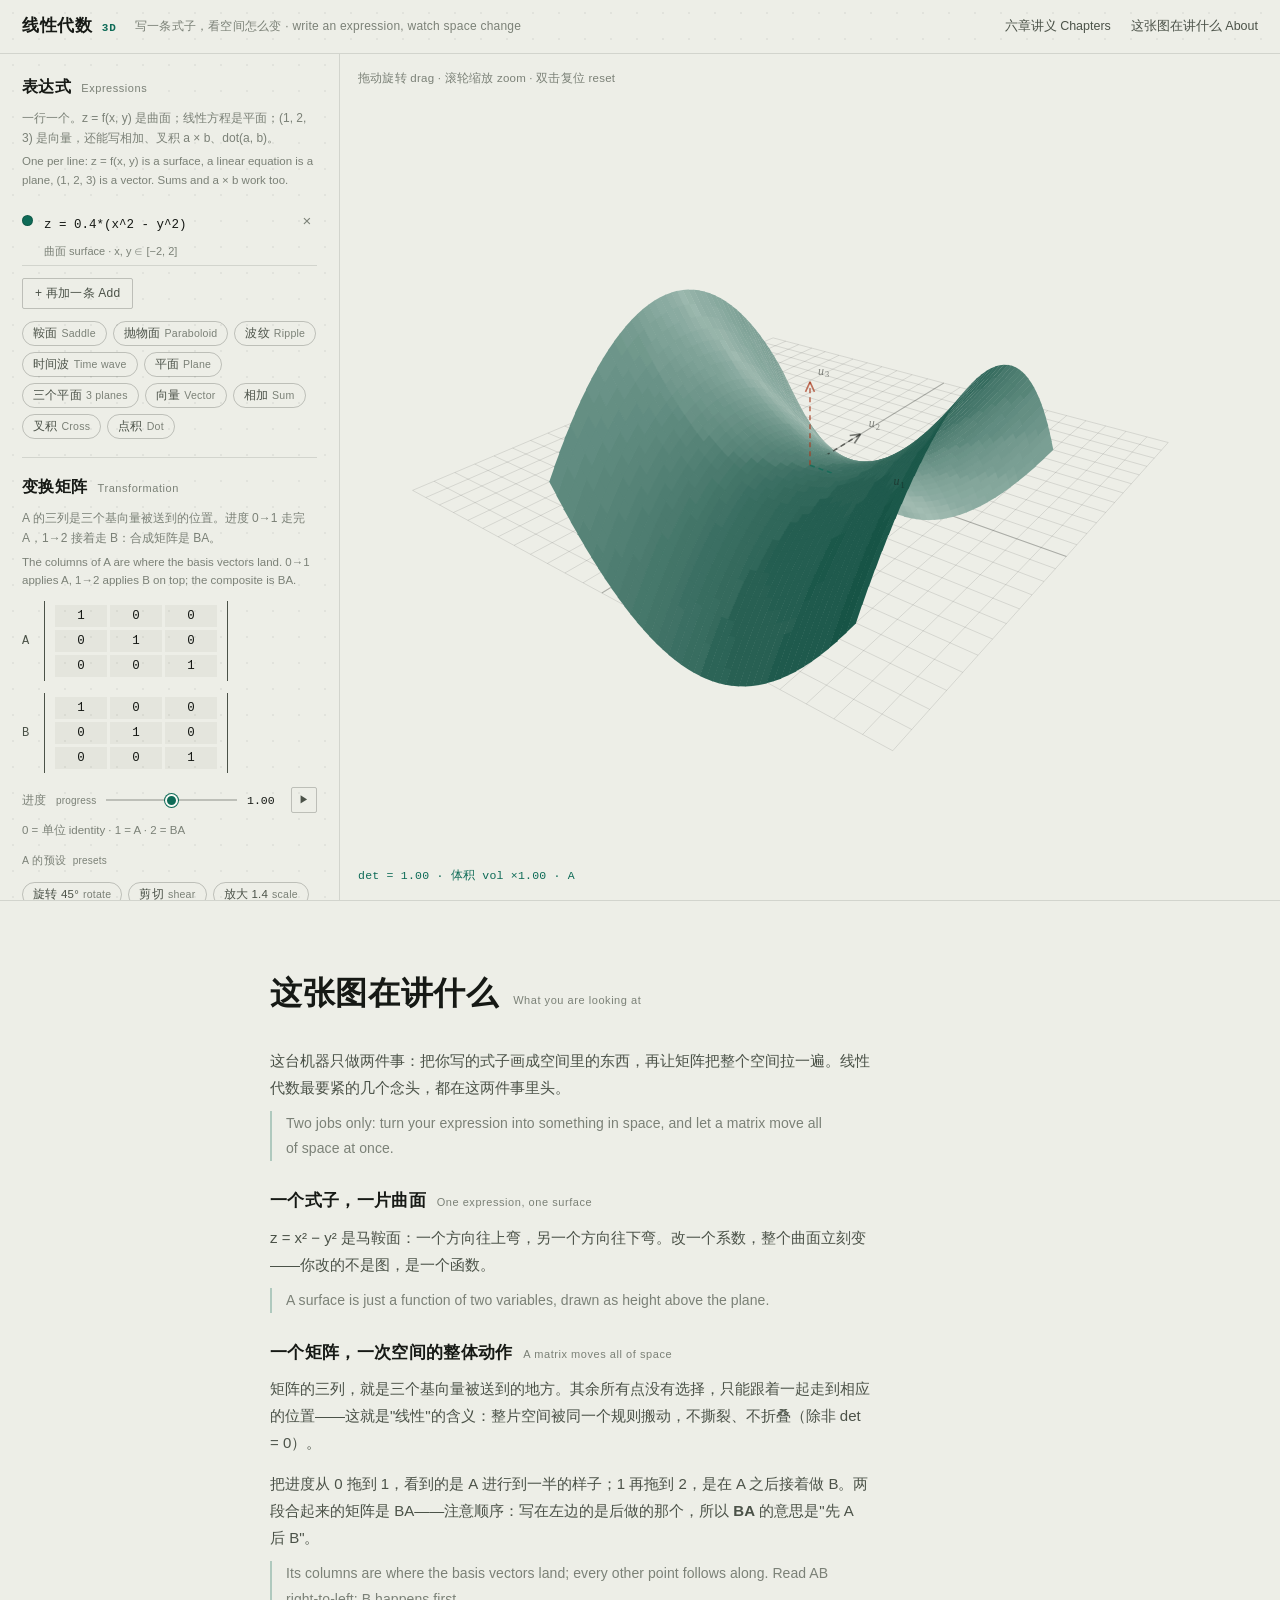
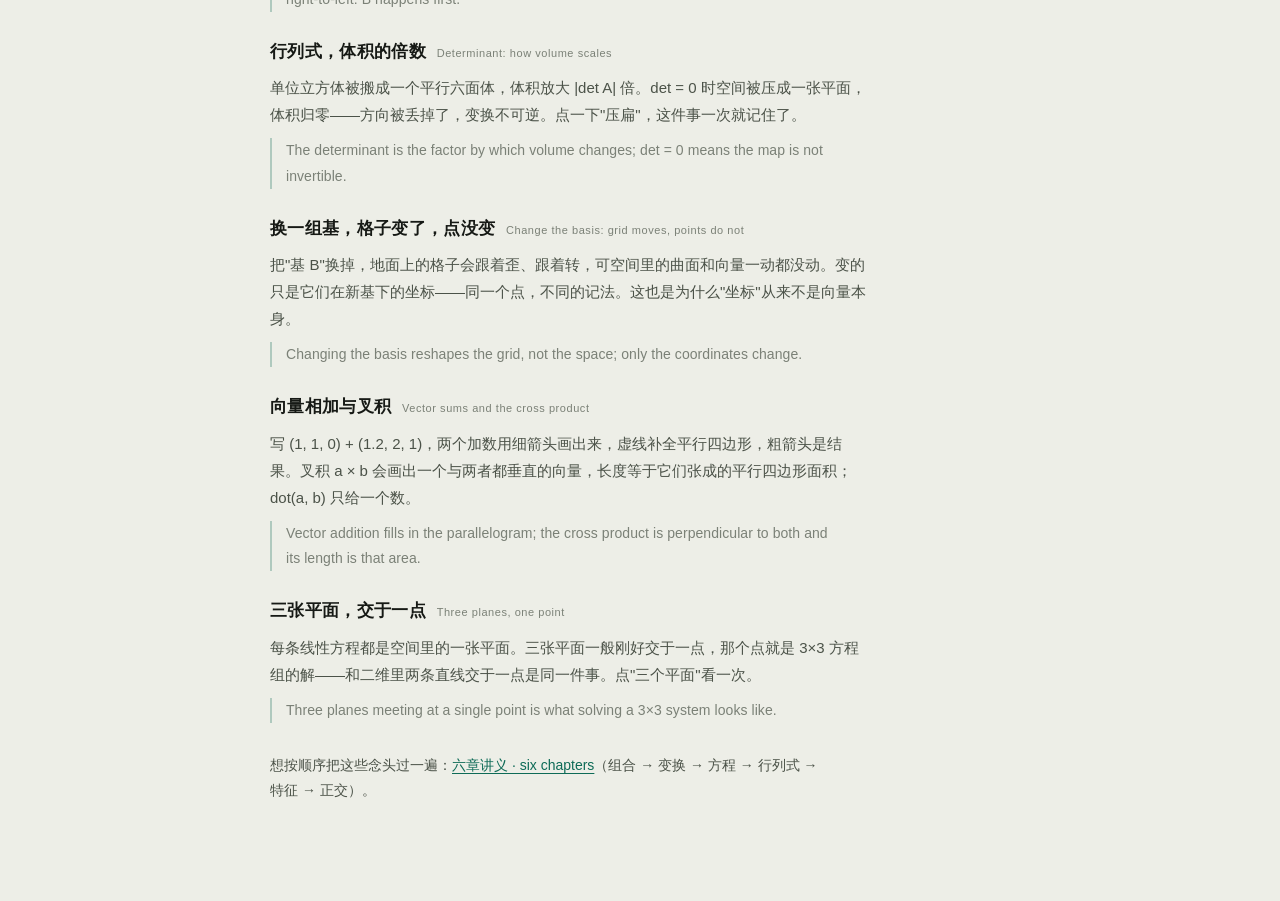
<file: index.html>
<!DOCTYPE html>
<html lang="zh-CN">
<head>
<meta charset="utf-8">
<meta name="viewport" content="width=device-width, initial-scale=1">
<meta name="color-scheme" content="light">
<title>线性代数 3D 实验室 · Linear Algebra 3D Lab</title>
<meta name="description" content="写一条式子，3D 立刻跟着变；换基、向量相加与叉积、3×3 矩阵与复合动画。Write an expression and the 3D scene changes; change of basis, vector sums, cross products, matrix composition.">
<link rel="icon" href="data:image/svg+xml,%3Csvg xmlns='http://www.w3.org/2000/svg' viewBox='0 0 32 32'%3E%3Crect width='32' height='32' fill='%23EDEEE7'/%3E%3Cpath d='M16 6v20M6 22l10-16 10 16' fill='none' stroke='%230E6B57' stroke-width='1.6'/%3E%3C/svg%3E">
<link rel="stylesheet" href="assets/style.css">
<link rel="stylesheet" href="assets/lab.css">
</head>
<body class="lab">

<div class="lab-shell">

  <header class="lab-bar">
    <a class="lbrand" href="index.html">线性代数 <span>3D</span></a>
    <span class="lsub">写一条式子，看空间怎么变 · write an expression, watch space change</span>
    <nav class="lnav">
      <a href="chapters.html">六章讲义 Chapters</a>
      <a href="#about">这张图在讲什么 About</a>
    </nav>
  </header>

  <main class="lab-main">

    <aside class="lab-panel">

      <section>
        <h2>表达式 <span class="h2-en">Expressions</span></h2>
        <p class="ph">一行一个。z = f(x, y) 是曲面；线性方程是平面；(1, 2, 3) 是向量，还能写相加、叉积 a × b、dot(a, b)。<span class="ph-en">One per line: z = f(x, y) is a surface, a linear equation is a plane, (1, 2, 3) is a vector. Sums and a × b work too.</span></p>
        <div id="rows"></div>
        <div class="panel-foot">
          <button class="btn ghost small" id="addRow" type="button">+ 再加一条 Add</button>
        </div>
        <div class="chips" id="presets"></div>
      </section>

      <section>
        <h2>变换矩阵 <span class="h2-en">Transformation</span></h2>
        <p class="ph">A 的三列是三个基向量被送到的位置。进度 0→1 走完 A，1→2 接着走 B：合成矩阵是 BA。<span class="ph-en">The columns of A are where the basis vectors land. 0→1 applies A, 1→2 applies B on top; the composite is BA.</span></p>
        <div class="matrow"><span class="mlabel">A</span><div class="m3" id="emat"></div></div>
        <div class="matrow"><span class="mlabel">B</span><div class="m3" id="bmat"></div></div>
        <div class="mrow">
          <label for="tslider">进度 <span class="lab-en">progress</span></label>
          <input type="range" id="tslider" min="0" max="2" step="0.01" value="1">
          <output id="tout">1.00</output>
          <button class="pbtn" id="play" type="button" title="播放 0 → 2 · play" aria-label="播放变换过程 play the transformation">▶</button>
        </div>
        <p class="mnote">0 = 单位 identity · 1 = A · 2 = BA</p>
        <p class="minilabel">A 的预设 <span class="lab-en">presets</span></p>
        <div class="chips" id="mpresets"></div>
        <p class="minilabel">B 的预设 <span class="lab-en">presets</span></p>
        <div class="chips" id="bpresets"></div>
        <p class="mnote" id="composeInfo"></p>
      </section>

      <section>
        <h2>基 B <span class="h2-en">Basis</span></h2>
        <p class="ph">换一套坐标格子：空间里的点不动，格子跟着基变。三列是新的基向量，虚线 u₁ u₂ u₃ 就是它们。<span class="ph-en">A different basis redraws the grid; the points stay put. The dashed arrows are the new basis vectors u₁ u₂ u₃.</span></p>
        <div class="m3" id="basismat"></div>
        <p class="mnote" id="basisInfo">det B = 1</p>
        <div class="chips" id="baspresets"></div>
      </section>

    </aside>

    <div class="lab-view">
      <canvas id="stage" aria-label="三维曲面与线性变换的可视化，可拖动旋转 · 3D surface and linear transformations, drag to rotate"></canvas>
      <div class="vhint">拖动旋转 drag · 滚轮缩放 zoom · 双击复位 reset</div>
      <div class="vtime" id="vtime" hidden>t = 0.00</div>
      <div class="vdet" id="vdet">det = 1.00</div>
    </div>

  </main>
</div>

<section class="lab-about" id="about">
  <div class="wrap">
    <h2>这张图在讲什么 <span class="h2-en">What you are looking at</span></h2>
    <p>这台机器只做两件事：把你写的式子画成空间里的东西，再让矩阵把整个空间拉一遍。线性代数最要紧的几个念头，都在这两件事里头。</p>
    <p class="en">Two jobs only: turn your expression into something in space, and let a matrix move all of space at once.</p>

    <h3>一个式子，一片曲面 <span class="h2-en">One expression, one surface</span></h3>
    <p>z = x² − y² 是马鞍面：一个方向往上弯，另一个方向往下弯。改一个系数，整个曲面立刻变——你改的不是图，是一个函数。</p>
    <p class="en">A surface is just a function of two variables, drawn as height above the plane.</p>

    <h3>一个矩阵，一次空间的整体动作 <span class="h2-en">A matrix moves all of space</span></h3>
    <p>矩阵的三列，就是三个基向量被送到的地方。其余所有点没有选择，只能跟着一起走到相应的位置——这就是"线性"的含义：整片空间被同一个规则搬动，不撕裂、不折叠（除非 det = 0）。</p>
    <p>把进度从 0 拖到 1，看到的是 A 进行到一半的样子；1 再拖到 2，是在 A 之后接着做 B。两段合起来的矩阵是 BA——注意顺序：写在左边的是后做的那个，所以 <b>BA</b> 的意思是"先 A 后 B"。</p>
    <p class="en">Its columns are where the basis vectors land; every other point follows along. Read AB right-to-left: B happens first.</p>

    <h3>行列式，体积的倍数 <span class="h2-en">Determinant: how volume scales</span></h3>
    <p>单位立方体被搬成一个平行六面体，体积放大 |det A| 倍。det = 0 时空间被压成一张平面，体积归零——方向被丢掉了，变换不可逆。点一下"压扁"，这件事一次就记住了。</p>
    <p class="en">The determinant is the factor by which volume changes; det = 0 means the map is not invertible.</p>

    <h3>换一组基，格子变了，点没变 <span class="h2-en">Change the basis: grid moves, points do not</span></h3>
    <p>把"基 B"换掉，地面上的格子会跟着歪、跟着转，可空间里的曲面和向量一动都没动。变的只是它们在新基下的坐标——同一个点，不同的记法。这也是为什么"坐标"从来不是向量本身。</p>
    <p class="en">Changing the basis reshapes the grid, not the space; only the coordinates change.</p>

    <h3>向量相加与叉积 <span class="h2-en">Vector sums and the cross product</span></h3>
    <p>写 (1, 1, 0) + (1.2, 2, 1)，两个加数用细箭头画出来，虚线补全平行四边形，粗箭头是结果。叉积 a × b 会画出一个与两者都垂直的向量，长度等于它们张成的平行四边形面积；dot(a, b) 只给一个数。</p>
    <p class="en">Vector addition fills in the parallelogram; the cross product is perpendicular to both and its length is that area.</p>

    <h3>三张平面，交于一点 <span class="h2-en">Three planes, one point</span></h3>
    <p>每条线性方程都是空间里的一张平面。三张平面一般刚好交于一点，那个点就是 3×3 方程组的解——和二维里两条直线交于一点是同一件事。点"三个平面"看一次。</p>
    <p class="en">Three planes meeting at a single point is what solving a 3×3 system looks like.</p>

    <p class="more">想按顺序把这些念头过一遍：<a href="chapters.html">六章讲义 · six chapters</a>（组合 → 变换 → 方程 → 行列式 → 特征 → 正交）。</p>
  </div>
</section>

<script src="assets/expr.js"></script>
<script src="assets/scene3d.js"></script>
<script src="assets/lab.js"></script>
</body>
</html>
</file>
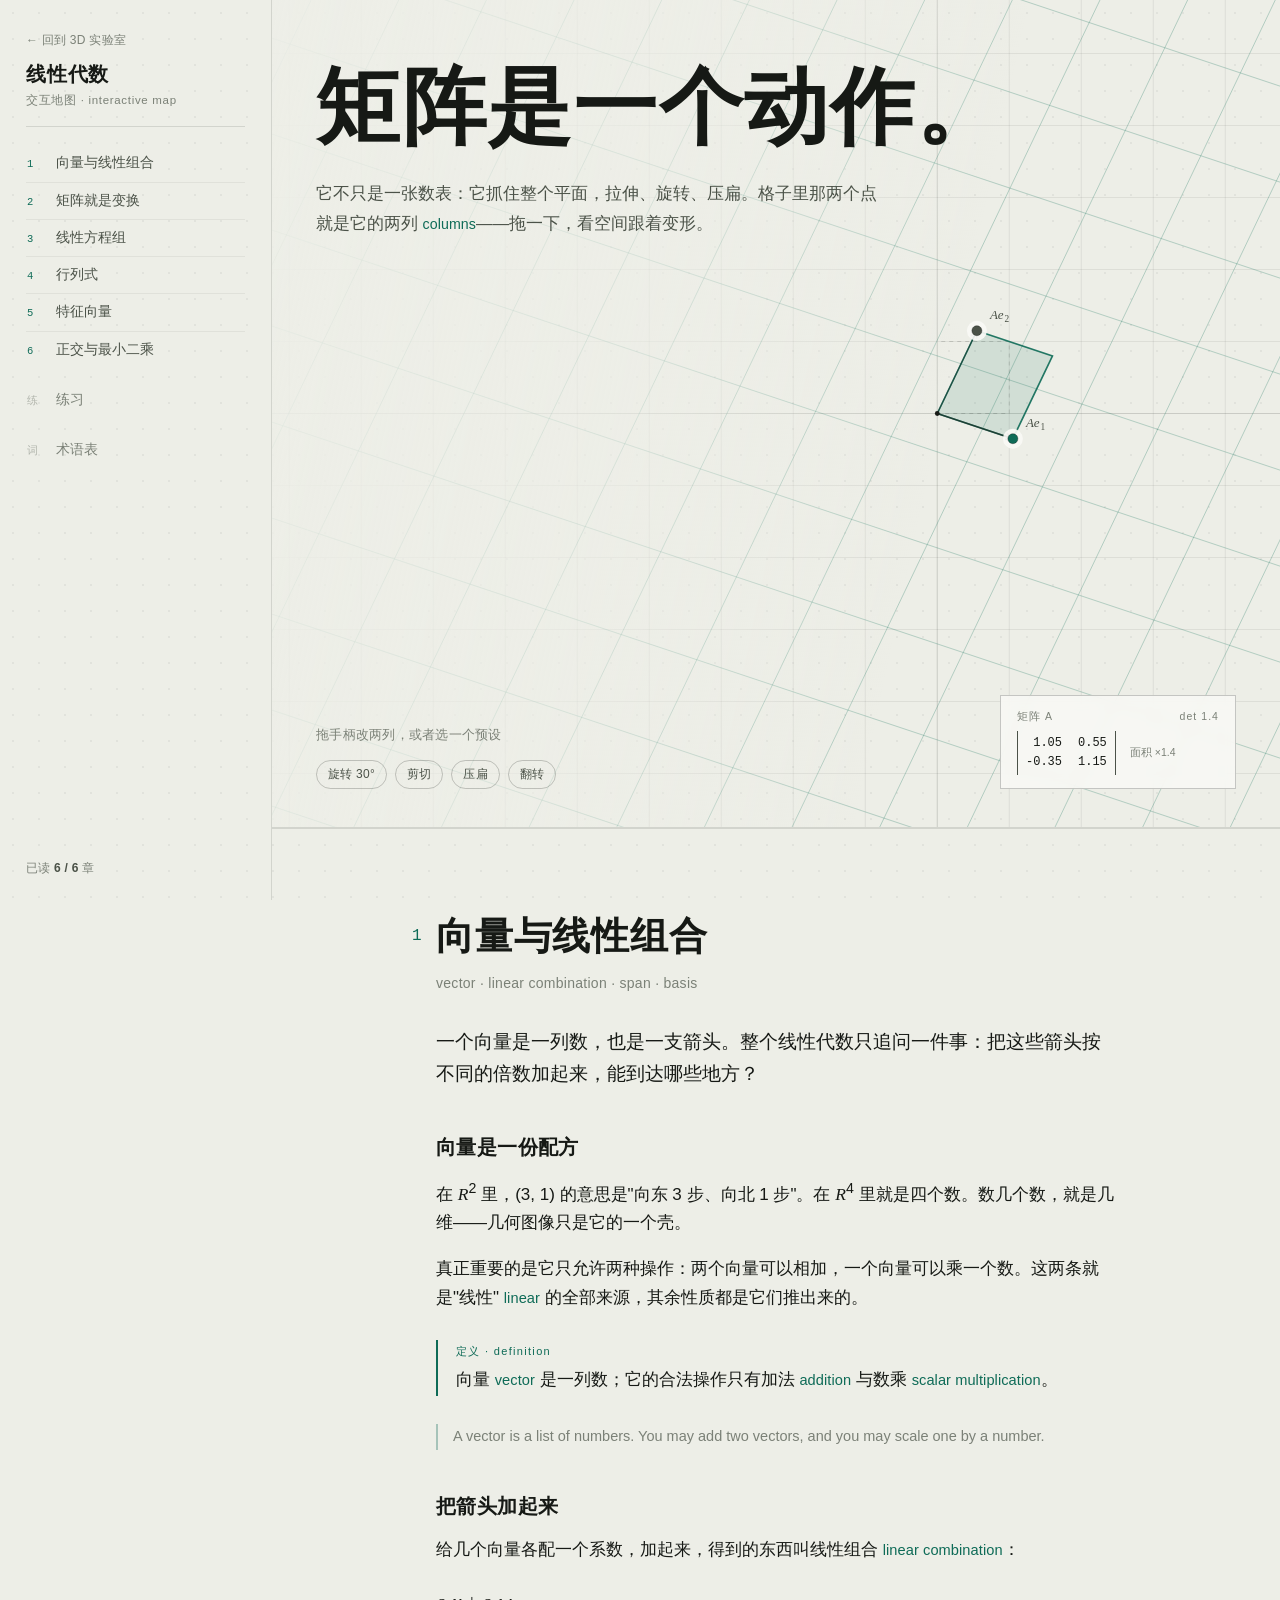
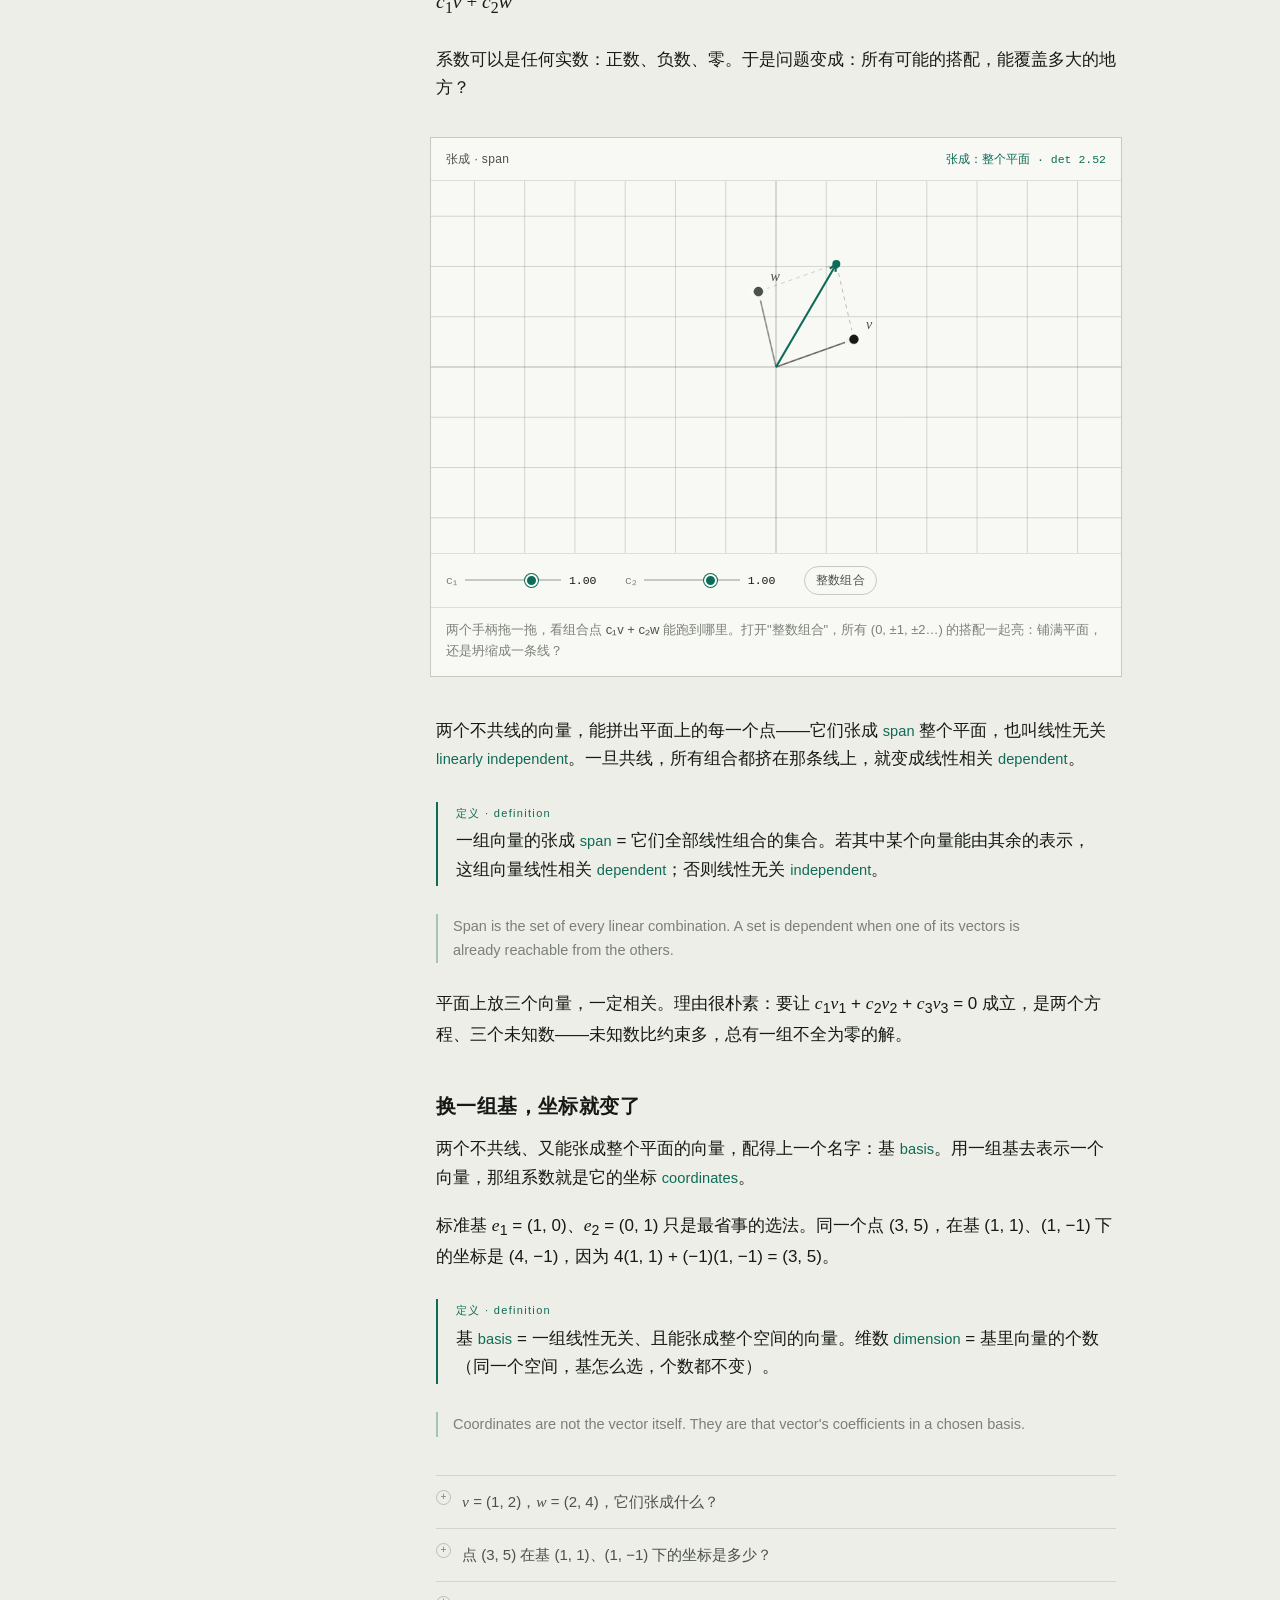
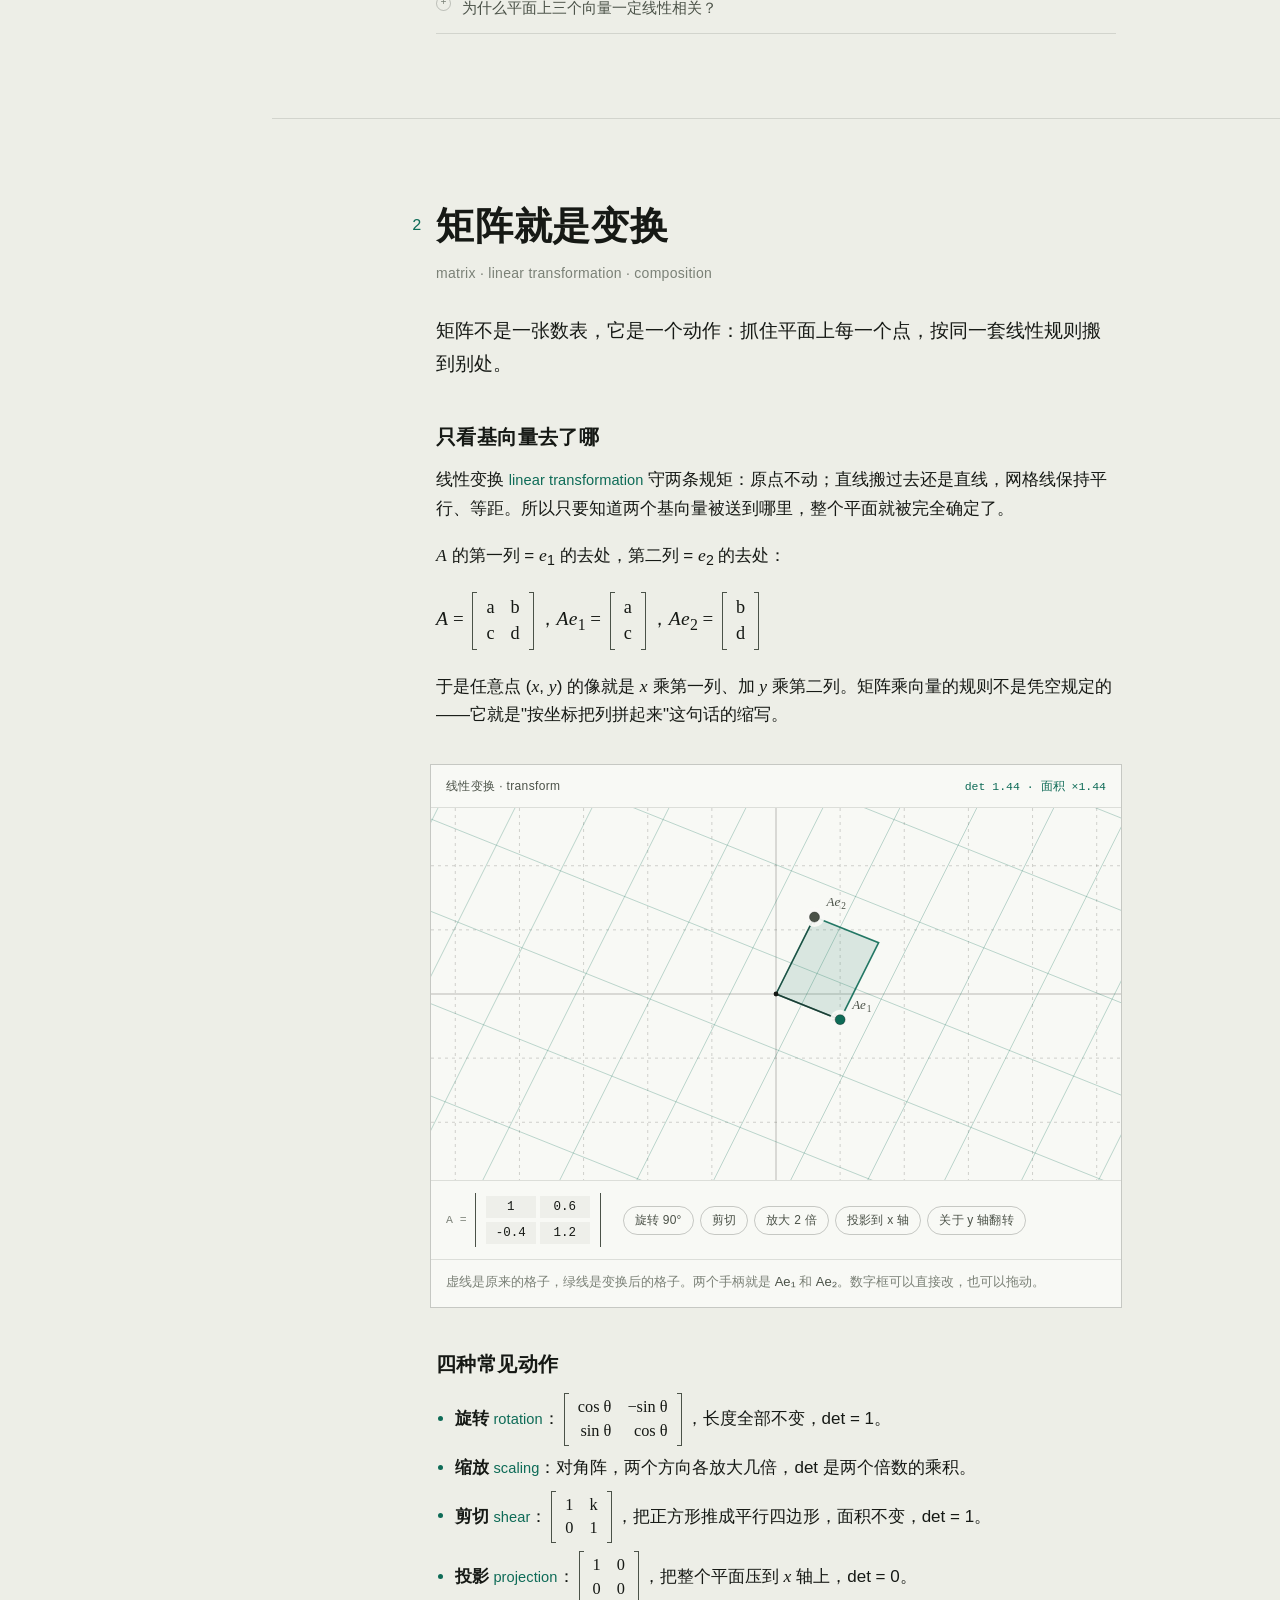
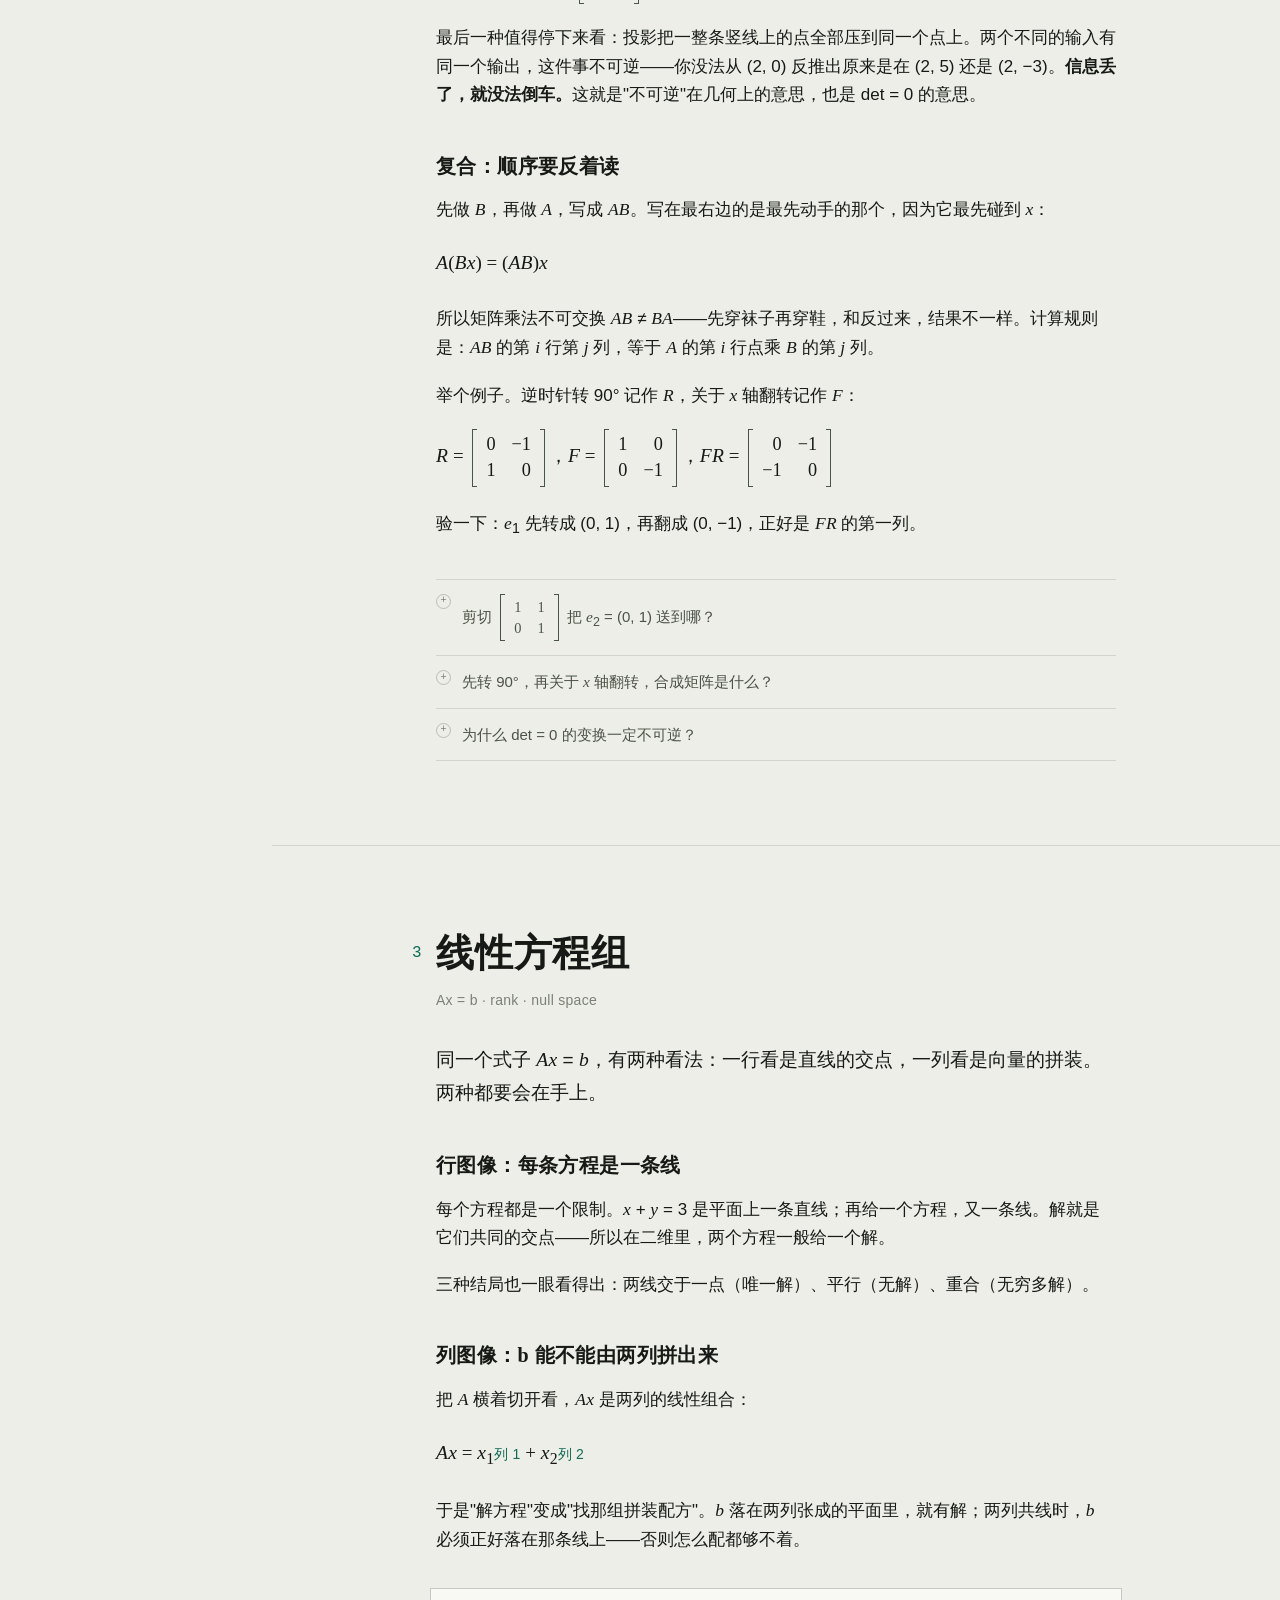
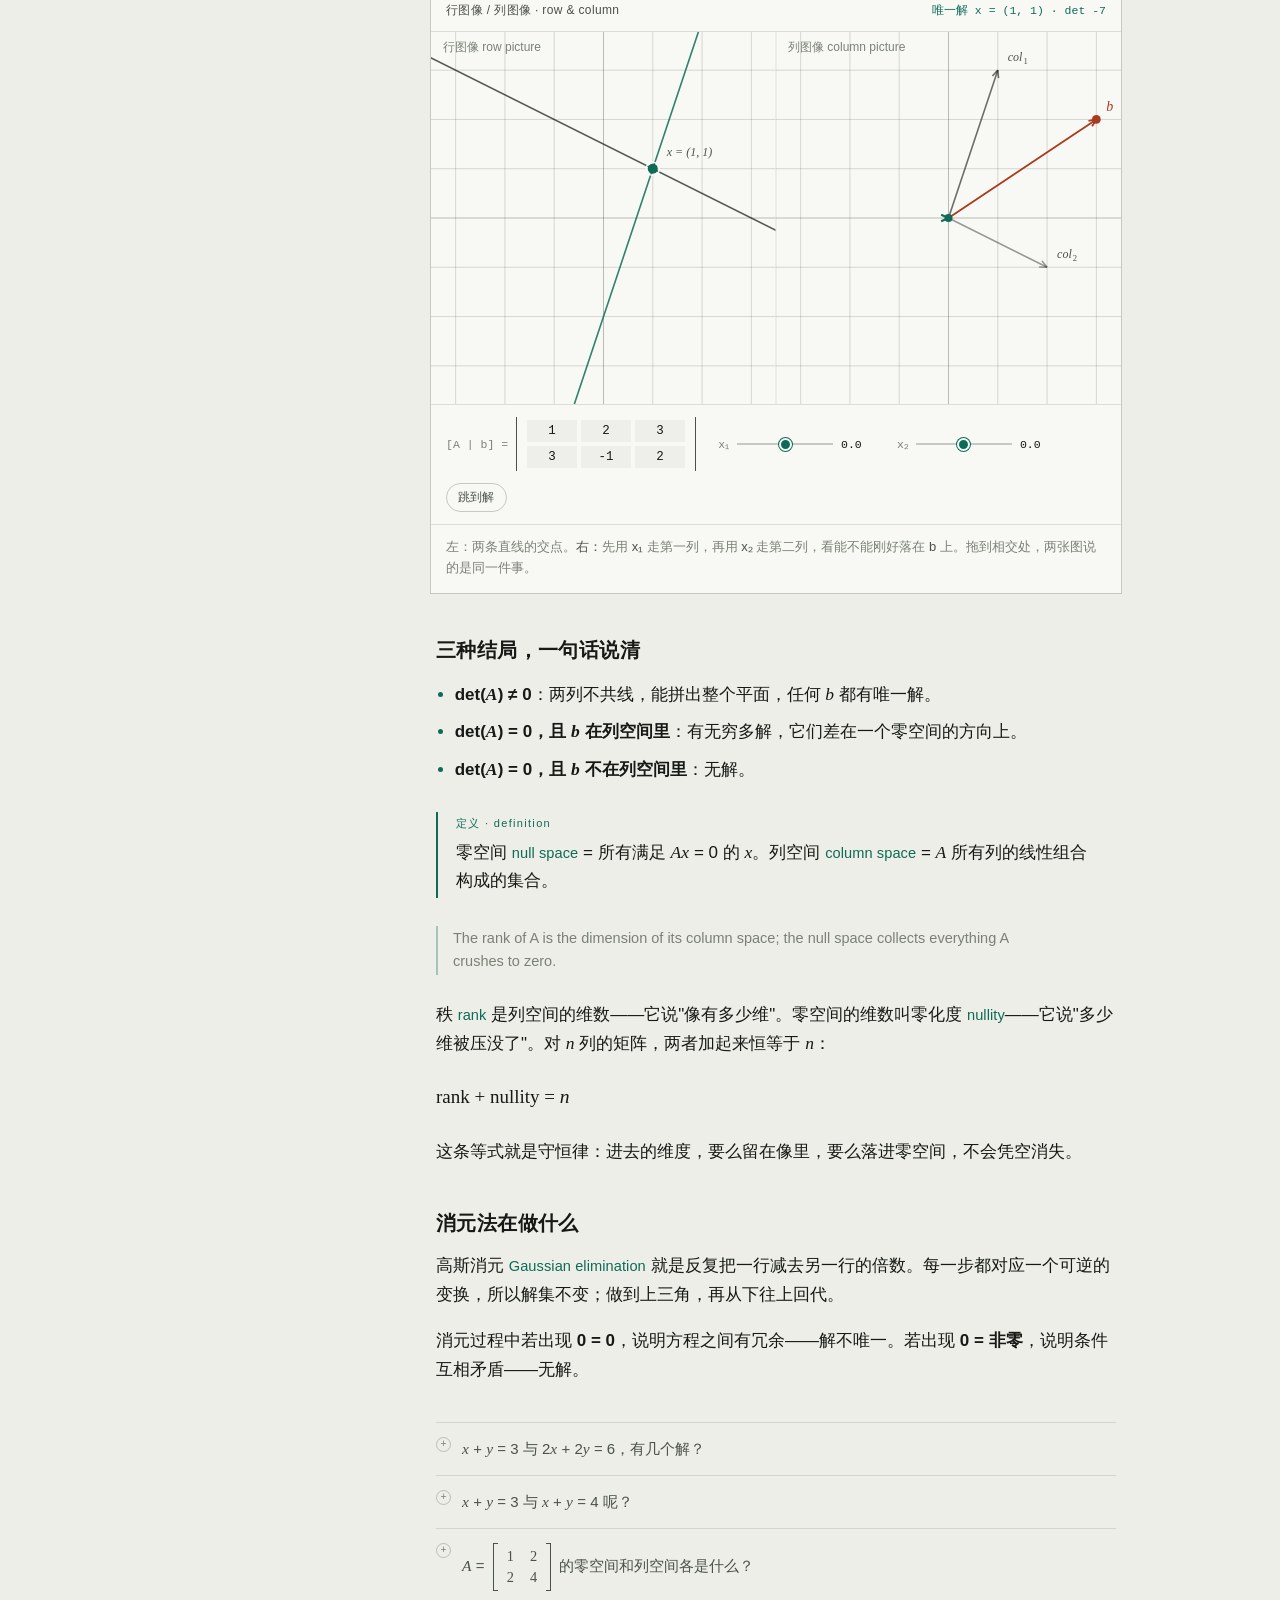
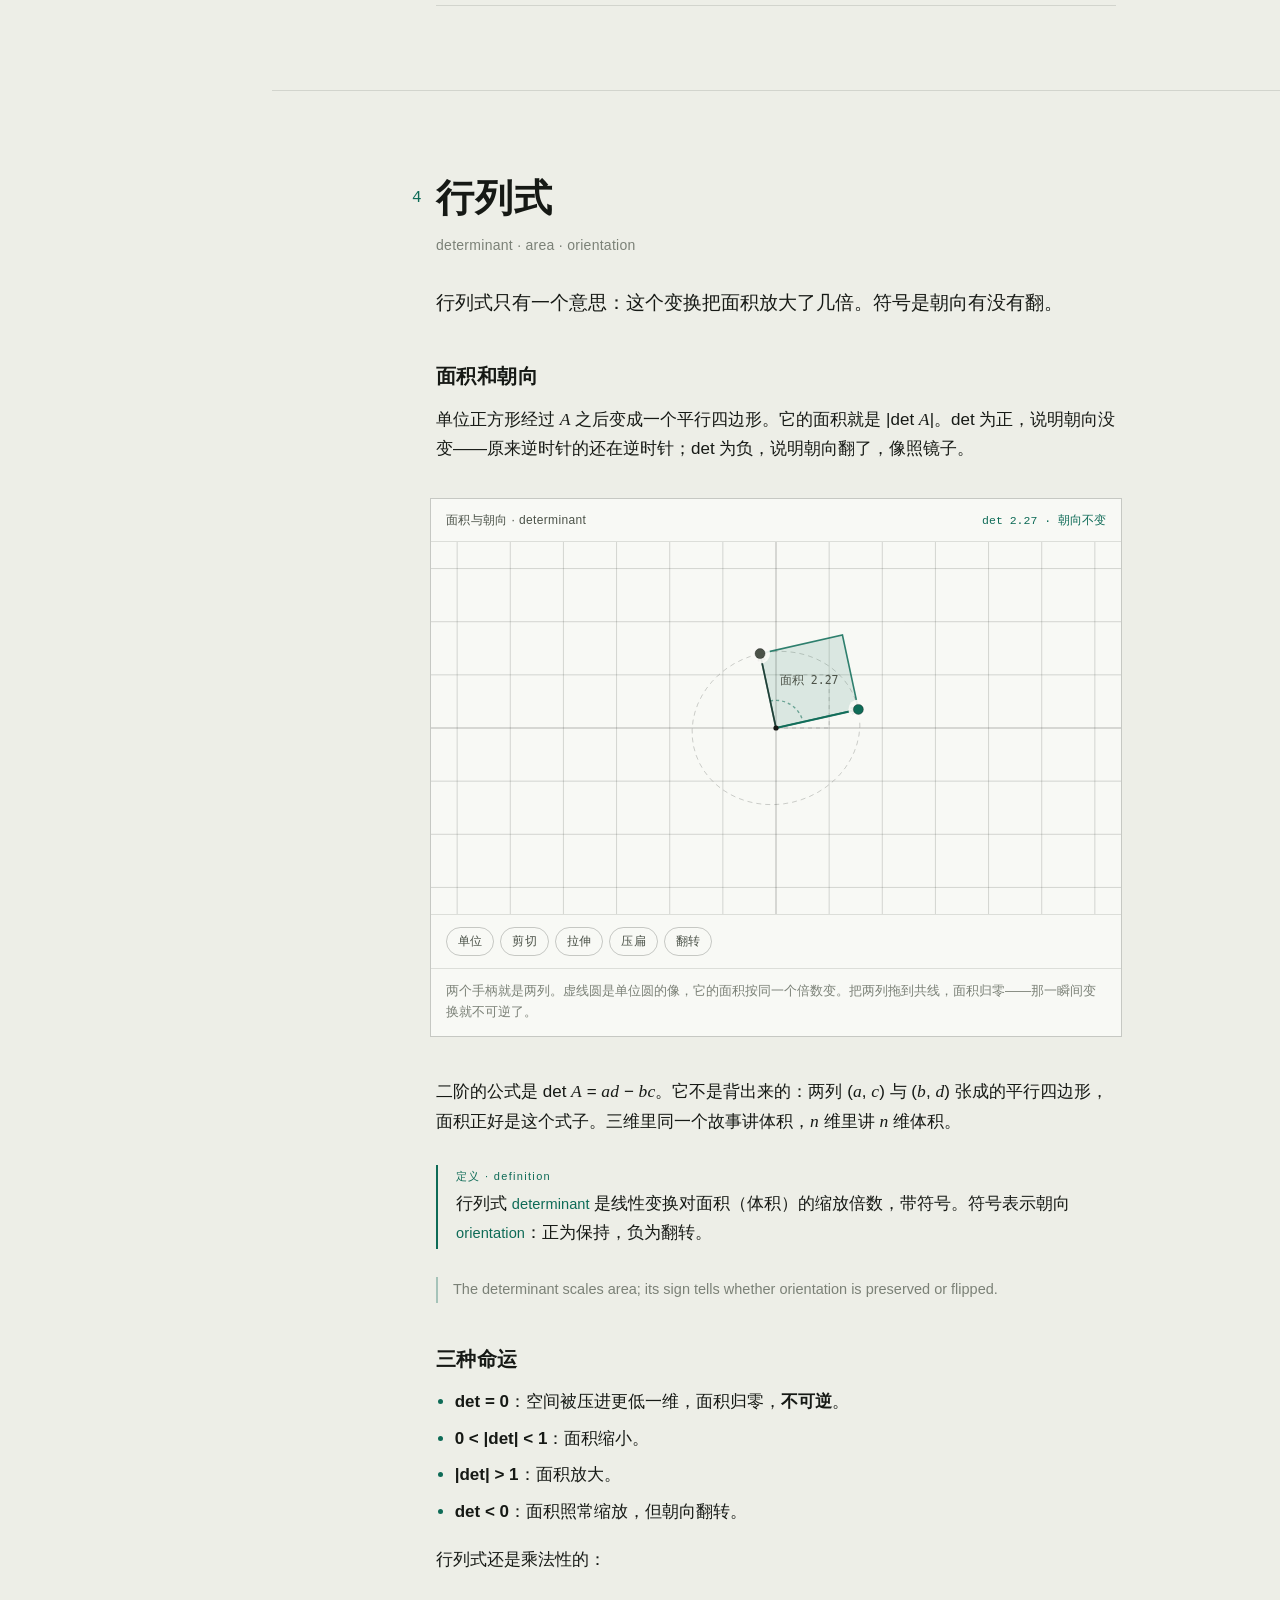
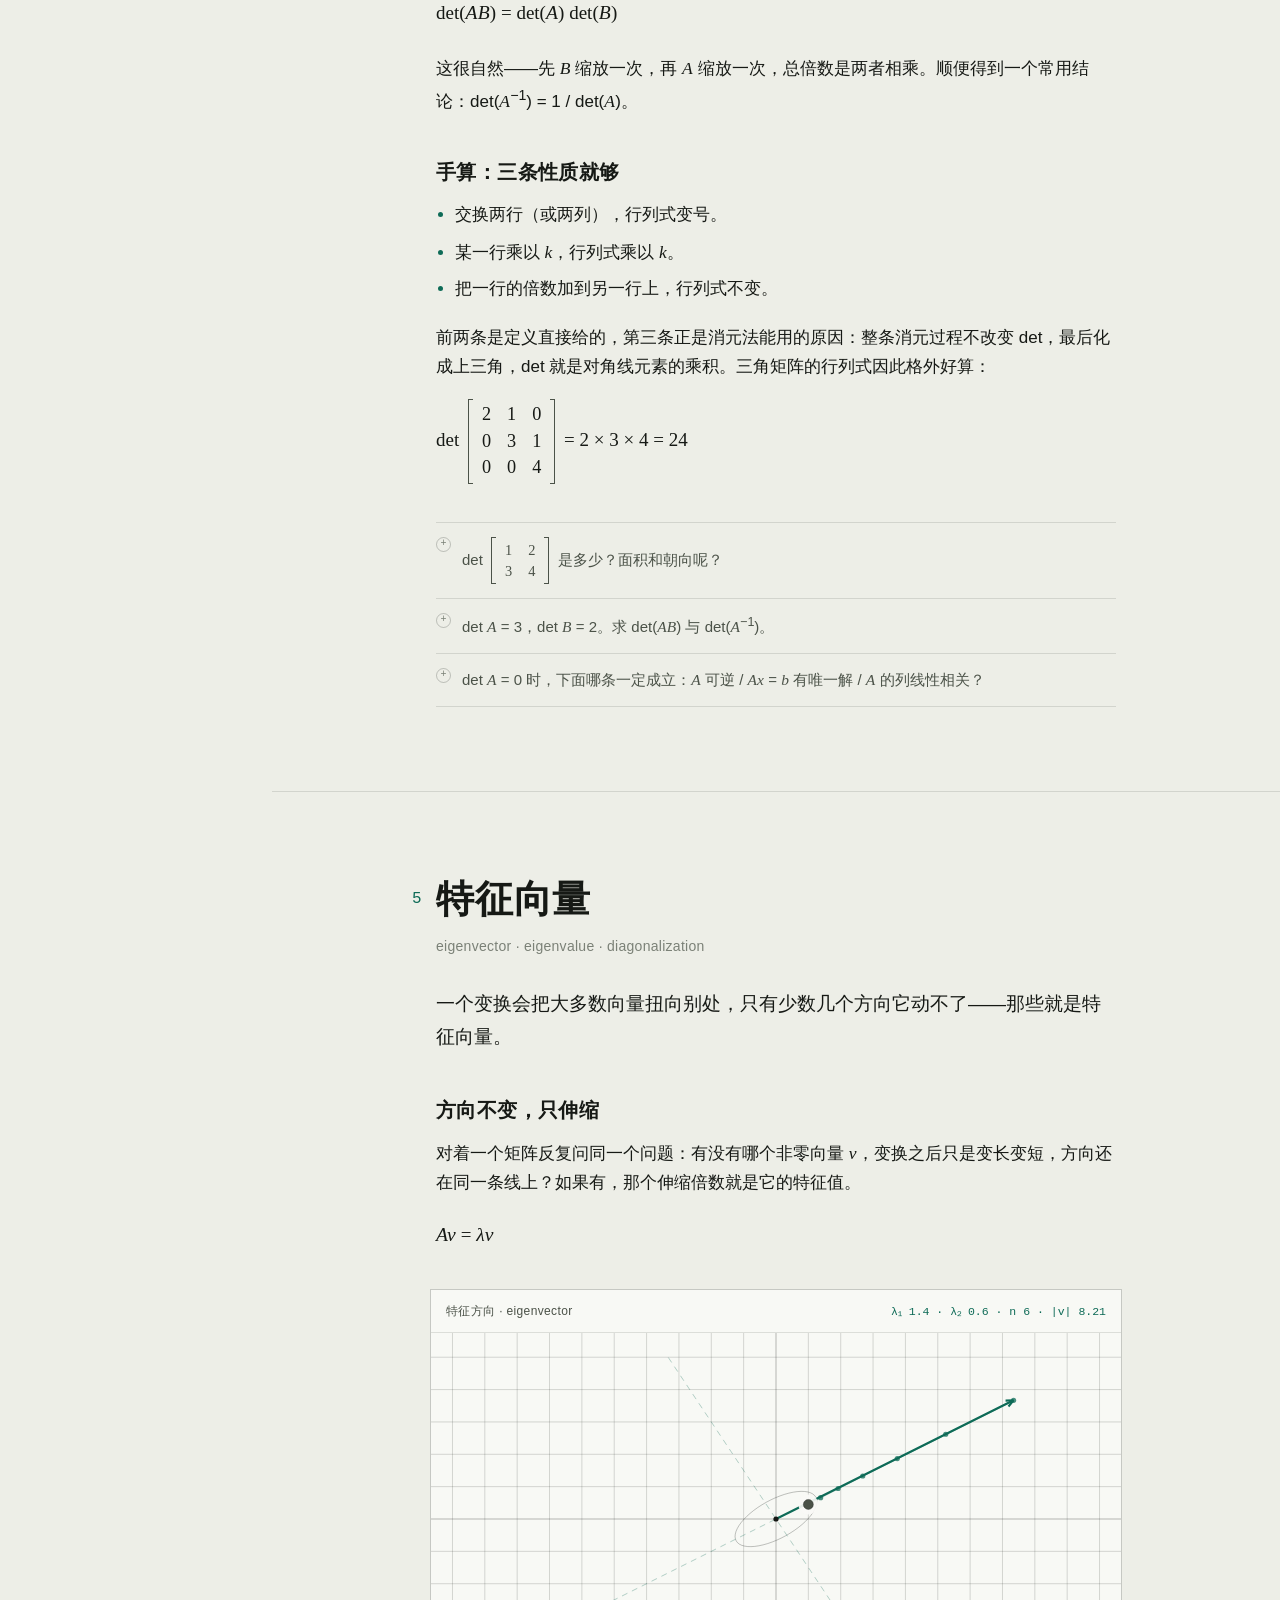
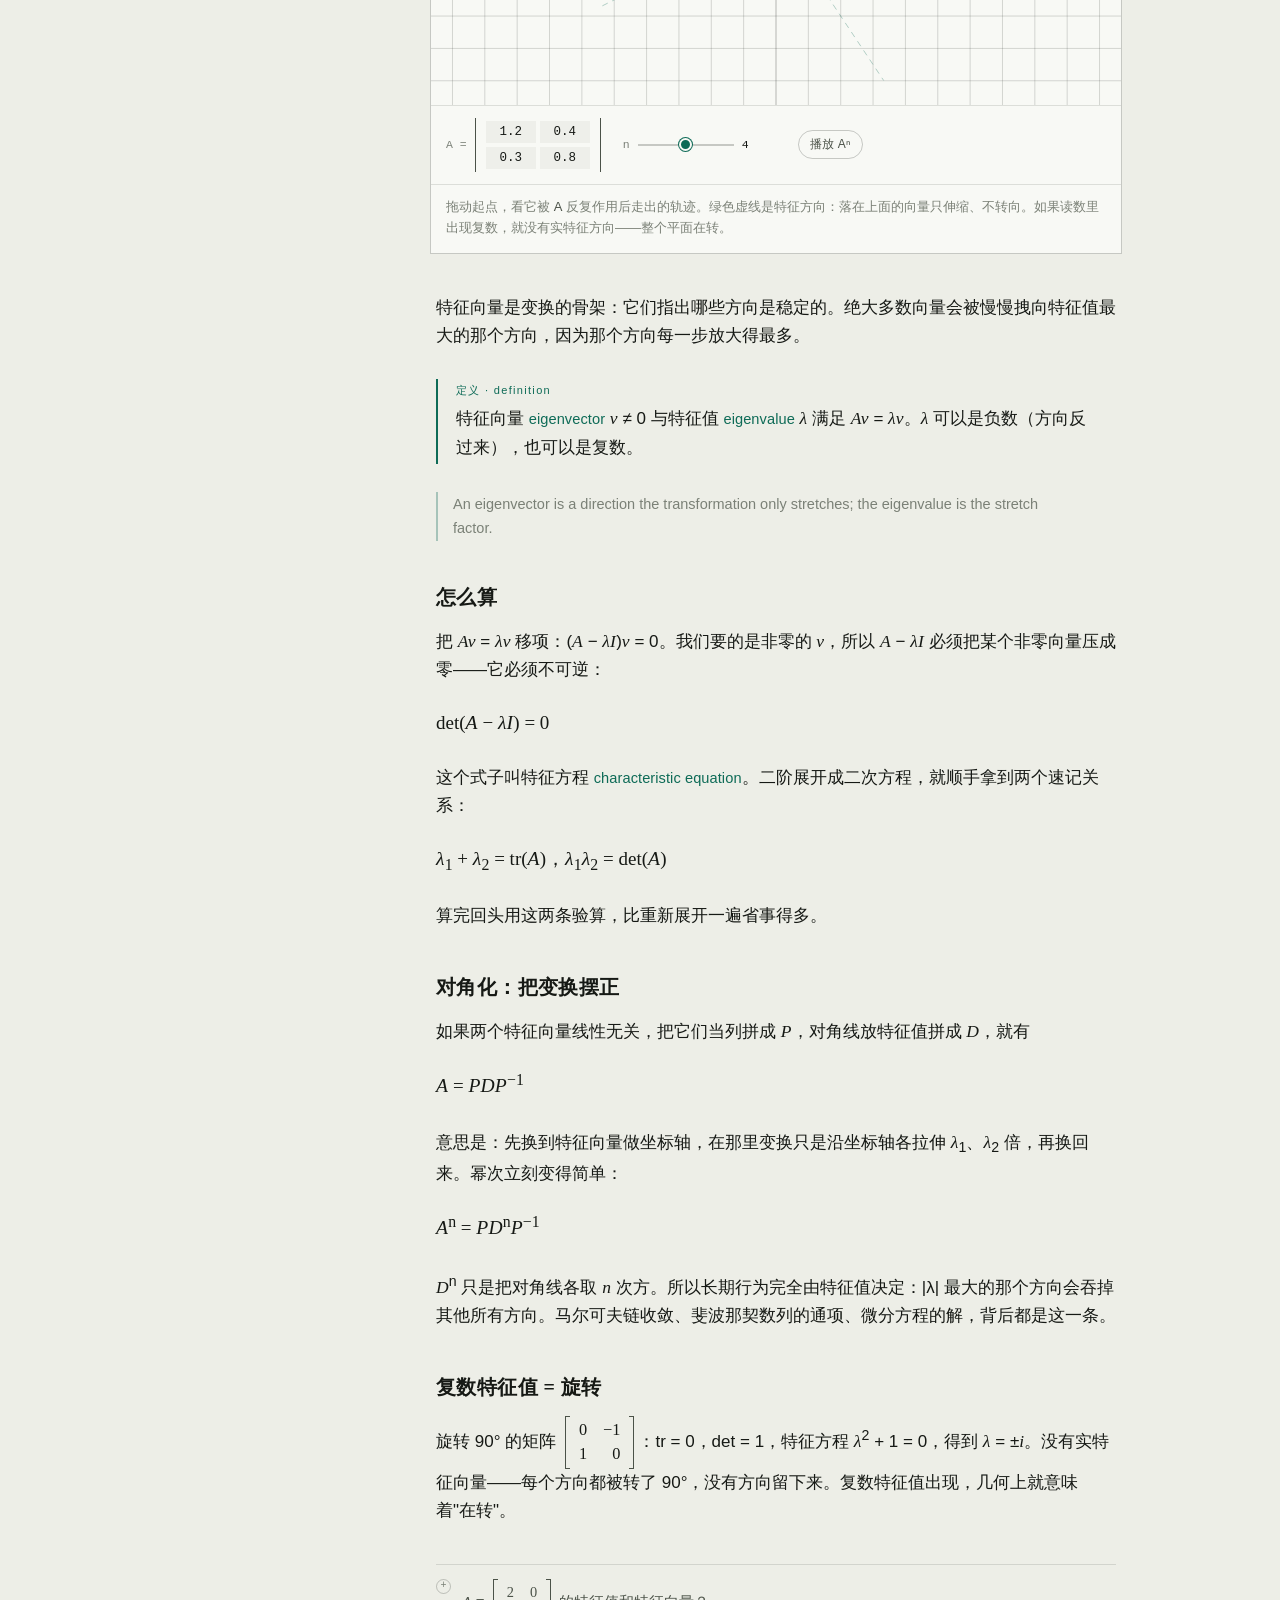
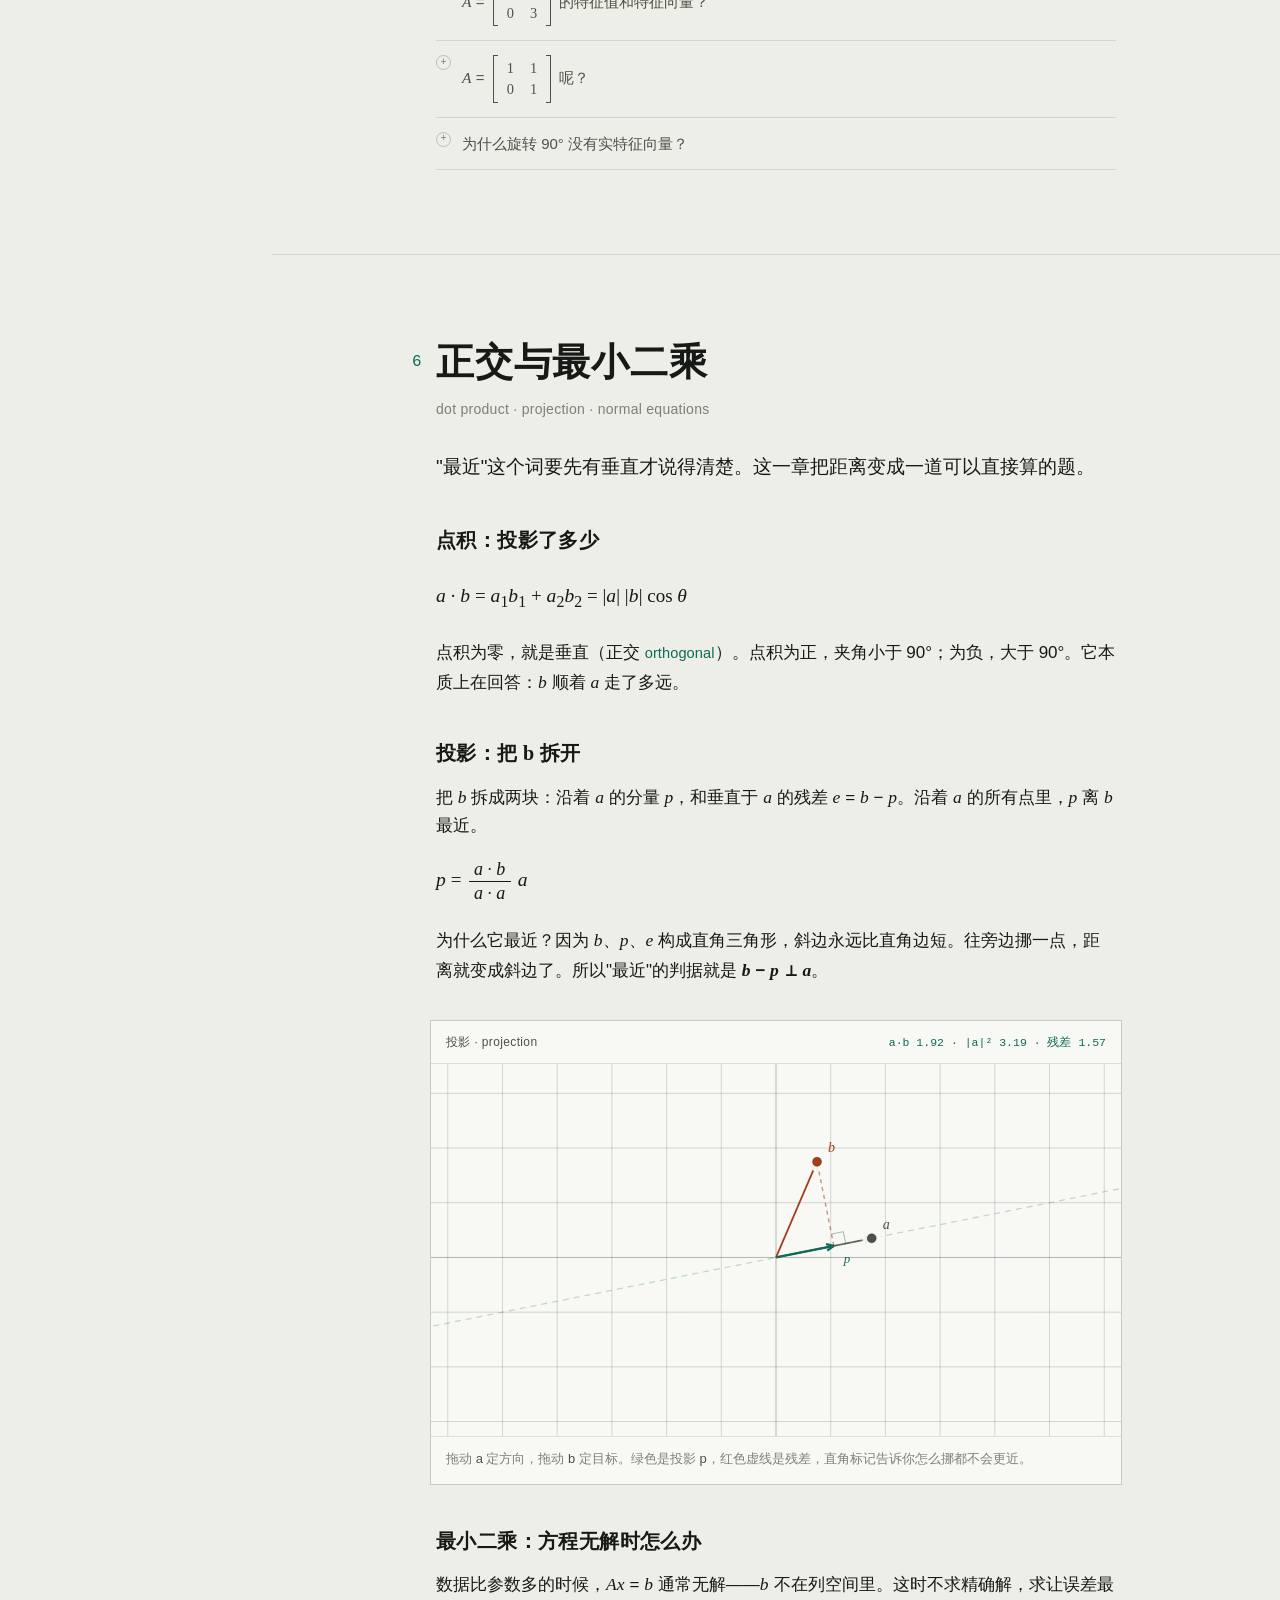
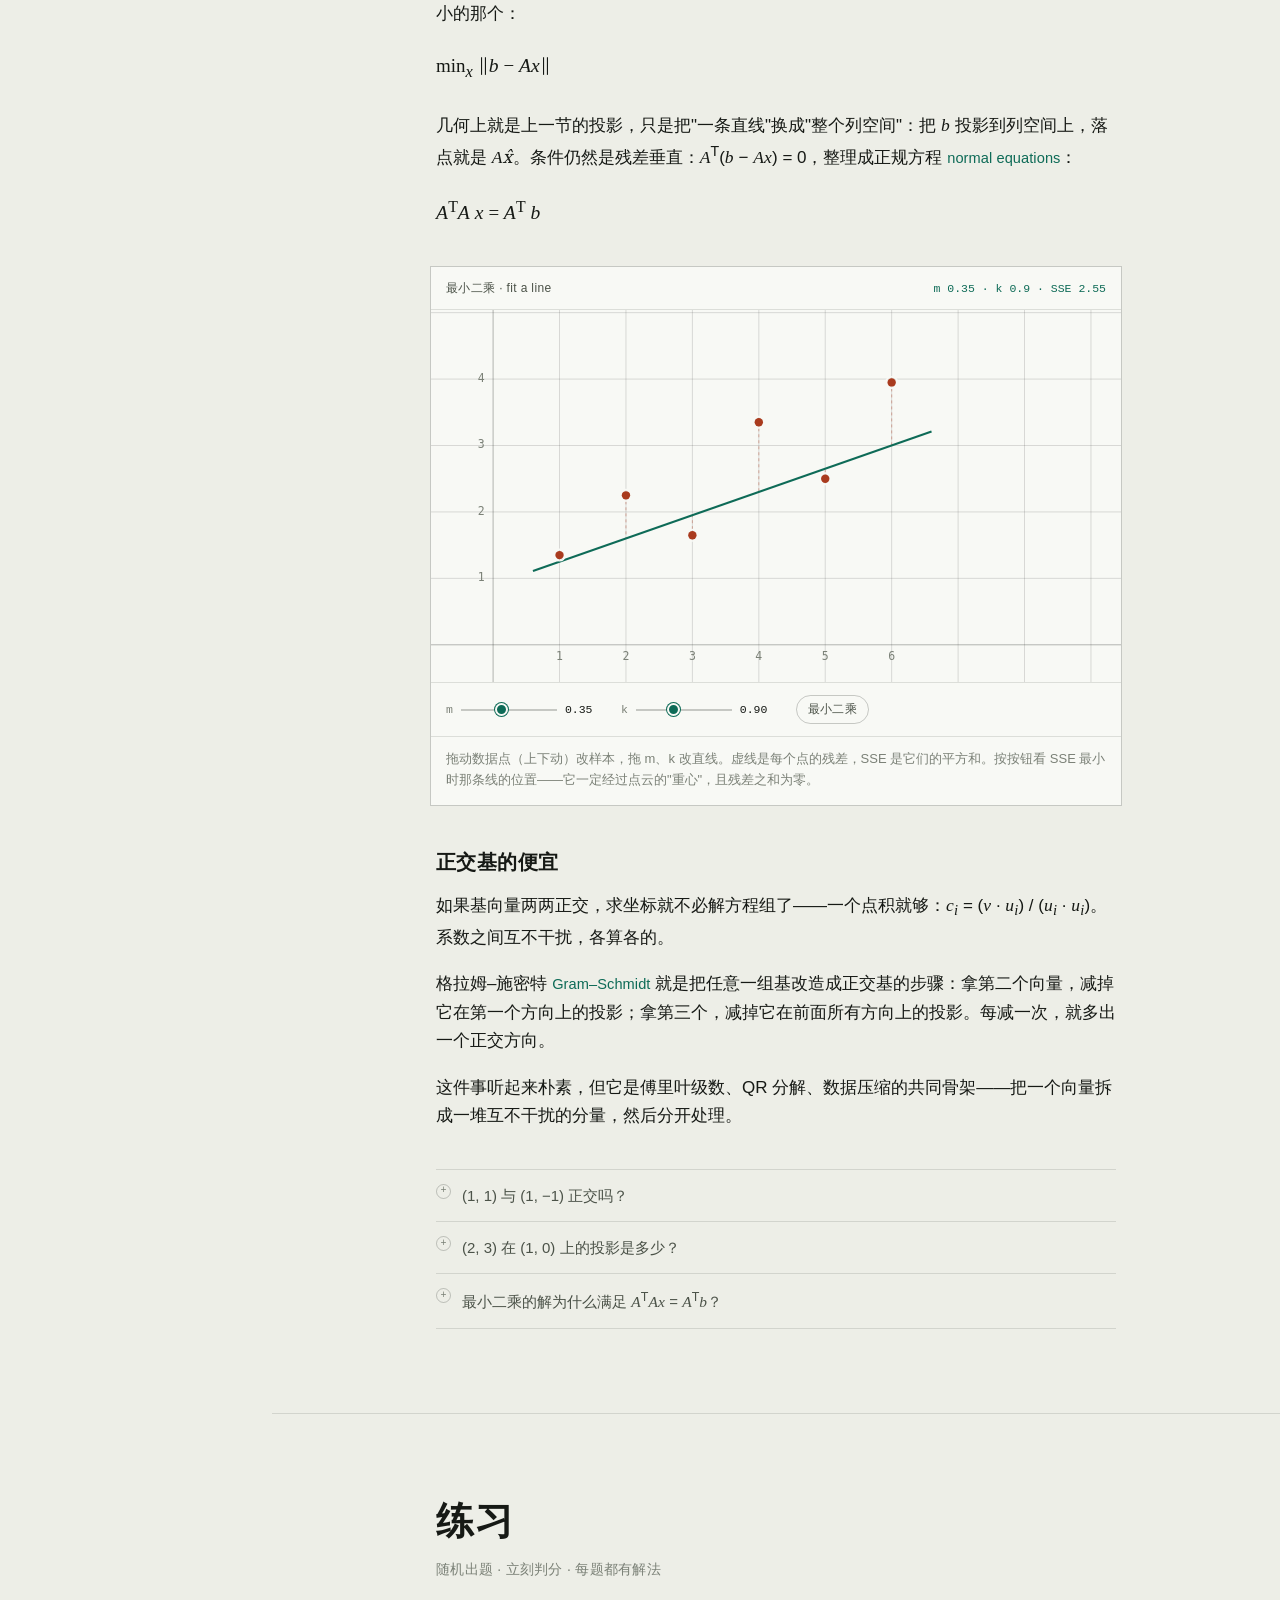
<file: chapters.html>
<!DOCTYPE html>
<html lang="zh-CN">
<head>
<meta charset="utf-8">
<meta name="viewport" content="width=device-width, initial-scale=1">
<meta name="color-scheme" content="light">
<title>线性代数 · 六章讲义</title>
<meta name="description" content="六个概念、七张能拖的图、中英对照的术语和随手练的题：把线性代数看成空间的动作。">
<link rel="icon" href="data:image/svg+xml,%3Csvg xmlns='http://www.w3.org/2000/svg' viewBox='0 0 32 32'%3E%3Crect width='32' height='32' fill='%23EDEEE7'/%3E%3Cpath d='M0 16h32M16 0v32' stroke='%230E6B57' stroke-width='1.4'/%3E%3Cpath d='M16 16L26 9' stroke='%23161915' stroke-width='2'/%3E%3Ccircle cx='16' cy='16' r='2.4' fill='%23161915'/%3E%3C/svg%3E">
<link rel="stylesheet" href="assets/style.css">
</head>
<body>
<div class="shell">

  <aside class="rail">
    <a class="backlink" href="index.html">← 回到 3D 实验室</a>
    <a class="brand" href="#top">
      <span class="bd">线性代数</span>
      <span class="bs">交互地图 · interactive map</span>
    </a>
    <nav aria-label="章节目录">
      <ol class="toc" id="toc">
        <li><a href="#ch1"><span class="n">1</span>向量与线性组合</a></li>
        <li><a href="#ch2"><span class="n">2</span>矩阵就是变换</a></li>
        <li><a href="#ch3"><span class="n">3</span>线性方程组</a></li>
        <li><a href="#ch4"><span class="n">4</span>行列式</a></li>
        <li><a href="#ch5"><span class="n">5</span>特征向量</a></li>
        <li><a href="#ch6"><span class="n">6</span>正交与最小二乘</a></li>
        <li class="sep"><a href="#practice"><span class="n">练</span>练习</a></li>
        <li class="sep"><a href="#glossary"><span class="n">词</span>术语表</a></li>
      </ol>
    </nav>
    <div class="rail-foot">
      <p>已读 <b id="progress">0 / 6</b> 章</p>
    </div>
  </aside>

  <main class="main">

    <!-- ============================================================ 首页 -->
    <section class="hero" id="top">
      <canvas id="hero" aria-label="可拖动的 2×2 矩阵：两个手柄分别是它的两列"></canvas>
      <div class="hero-top">
        <h1>矩阵是一个动作。</h1>
        <p class="hero-lead">它不只是一张数表：它抓住整个平面，拉伸、旋转、压扁。格子里那两个点就是它的两列 <span class="en">columns</span>——拖一下，看空间跟着变形。</p>
      </div>
      <div class="hero-foot">
        <div class="hero-actions-wrap">
          <p class="hero-hint">拖手柄改两列，或者选一个预设</p>
          <div class="hero-actions" id="heroPresets">
            <button class="chip" data-m="rot">旋转 30°</button>
            <button class="chip" data-m="shear">剪切</button>
            <button class="chip" data-m="flatten">压扁</button>
            <button class="chip" data-m="flip">翻转</button>
          </div>
        </div>
        <div class="readout-card" id="heroReadout">
          <div class="rc-top"><span>矩阵 A</span><span id="heroDet">det 1</span></div>
          <div class="hero-mat-row">
            <div class="hm" id="heroMat"><span>1</span><span>0</span><span>0</span><span>1</span></div>
            <span class="hm-note" id="heroNote">面积 × 1</span>
          </div>
        </div>
      </div>
    </section>

    <!-- ============================================================ 第 1 章 -->
    <section class="chapter" id="ch1">
      <div class="wrap">
        <header class="chapter-head">
          <h2><span class="ch-num">1</span>向量与线性组合</h2>
          <p class="ch-tagline">vector · linear combination · span · basis</p>
        </header>

        <p class="lead">一个向量是一列数，也是一支箭头。整个线性代数只追问一件事：把这些箭头按不同的倍数加起来，能到达哪些地方？</p>

        <h3>向量是一份配方</h3>
        <p>在 <var>R</var><sup>2</sup> 里，(3, 1) 的意思是"向东 3 步、向北 1 步"。在 <var>R</var><sup>4</sup> 里就是四个数。数几个数，就是几维——几何图像只是它的一个壳。</p>
        <p>真正重要的是它只允许两种操作：两个向量可以相加，一个向量可以乘一个数。这两条就是"线性" <span class="en">linear</span> 的全部来源，其余性质都是它们推出来的。</p>

        <div class="def">
          <span class="def-tag">定义 · definition</span>
          <p>向量 <span class="en">vector</span> 是一列数；它的合法操作只有加法 <span class="en">addition</span> 与数乘 <span class="en">scalar multiplication</span>。</p>
        </div>
        <p class="gloss">A vector is a list of numbers. You may add two vectors, and you may scale one by a number.</p>

        <h3>把箭头加起来</h3>
        <p>给几个向量各配一个系数，加起来，得到的东西叫线性组合 <span class="en">linear combination</span>：</p>
        <p class="formula"><var>c</var><sub>1</sub><var>v</var> + <var>c</var><sub>2</sub><var>w</var></p>
        <p>系数可以是任何实数：正数、负数、零。于是问题变成：所有可能的搭配，能覆盖多大的地方？</p>

        <figure class="plate" data-widget="span">
          <div class="plate-head"><b>张成 · span</b><span class="readout" data-out>—</span></div>
          <canvas aria-label="拖动两个向量手柄，观察线性组合点"></canvas>
          <div class="controls">
            <div class="ctl"><label>c₁</label><input type="range" min="-2.2" max="2.2" step="0.05" value="1" data-k="c1"><output>1.0</output></div>
            <div class="ctl"><label>c₂</label><input type="range" min="-2.2" max="2.2" step="0.05" value="1" data-k="c2"><output>1.0</output></div>
            <button class="chip" data-act="lattice" aria-pressed="false">整数组合</button>
          </div>
          <figcaption>两个手柄拖一拖，看组合点 <b>c₁v + c₂w</b> 能跑到哪里。打开"整数组合"，所有 (0, ±1, ±2…) 的搭配一起亮：铺满平面，还是坍缩成一条线？</figcaption>
        </figure>

        <p>两个不共线的向量，能拼出平面上的每一个点——它们张成 <span class="en">span</span> 整个平面，也叫线性无关 <span class="en">linearly independent</span>。一旦共线，所有组合都挤在那条线上，就变成线性相关 <span class="en">dependent</span>。</p>

        <div class="def">
          <span class="def-tag">定义 · definition</span>
          <p>一组向量的张成 <span class="en">span</span> = 它们全部线性组合的集合。若其中某个向量能由其余的表示，这组向量线性相关 <span class="en">dependent</span>；否则线性无关 <span class="en">independent</span>。</p>
        </div>
        <p class="gloss">Span is the set of every linear combination. A set is dependent when one of its vectors is already reachable from the others.</p>

        <p>平面上放三个向量，一定相关。理由很朴素：要让 <var>c</var><sub>1</sub><var>v</var><sub>1</sub> + <var>c</var><sub>2</sub><var>v</var><sub>2</sub> + <var>c</var><sub>3</sub><var>v</var><sub>3</sub> = 0 成立，是两个方程、三个未知数——未知数比约束多，总有一组不全为零的解。</p>

        <h3>换一组基，坐标就变了</h3>
        <p>两个不共线、又能张成整个平面的向量，配得上一个名字：基 <span class="en">basis</span>。用一组基去表示一个向量，那组系数就是它的坐标 <span class="en">coordinates</span>。</p>
        <p>标准基 <var>e</var><sub>1</sub> = (1, 0)、<var>e</var><sub>2</sub> = (0, 1) 只是最省事的选法。同一个点 (3, 5)，在基 (1, 1)、(1, −1) 下的坐标是 (4, −1)，因为 4(1, 1) + (−1)(1, −1) = (3, 5)。</p>

        <div class="def">
          <span class="def-tag">定义 · definition</span>
          <p>基 <span class="en">basis</span> = 一组线性无关、且能张成整个空间的向量。维数 <span class="en">dimension</span> = 基里向量的个数（同一个空间，基怎么选，个数都不变）。</p>
        </div>
        <p class="gloss">Coordinates are not the vector itself. They are that vector's coefficients in a chosen basis.</p>

        <div class="quiz-set">
          <details class="quiz">
            <summary><var>v</var> = (1, 2)，<var>w</var> = (2, 4)，它们张成什么？</summary>
            <div class="a"><p><span class="tag">答</span>一条直线 <var>y</var> = 2<var>x</var>。因为 <var>w</var> = 2<var>v</var>，任何组合 <var>c</var><sub>1</sub><var>v</var> + <var>c</var><sub>2</sub><var>w</var> = (<var>c</var><sub>1</sub> + 2<var>c</var><sub>2</sub>)<var>v</var> 都躺在 <var>v</var> 的方向上。它们线性相关，秩为 1。</p></div>
          </details>
          <details class="quiz">
            <summary>点 (3, 5) 在基 (1, 1)、(1, −1) 下的坐标是多少？</summary>
            <div class="a"><p><span class="tag">答</span>(4, −1)。解 <var>c</var><sub>1</sub>(1, 1) + <var>c</var><sub>2</sub>(1, −1) = (3, 5)：第一式 <var>c</var><sub>1</sub> + <var>c</var><sub>2</sub> = 3，第二式 <var>c</var><sub>1</sub> − <var>c</var><sub>2</sub> = 5，两式相加得 <var>c</var><sub>1</sub> = 4，回代得 <var>c</var><sub>2</sub> = −1。</p></div>
          </details>
          <details class="quiz">
            <summary>为什么平面上三个向量一定线性相关？</summary>
            <div class="a"><p><span class="tag">答</span>求 <var>c</var><sub>1</sub><var>v</var><sub>1</sub> + <var>c</var><sub>2</sub><var>v</var><sub>2</sub> + <var>c</var><sub>3</sub><var>v</var><sub>3</sub> = 0，展开后是两个方程、三个未知数。齐次方程组未知数多于方程，必有非零解，也就是能找到一个向量被另外两个表示出来。</p><p>这条推理可以推广成一句通用判据：<b>空间里放超过维数个向量，必然相关。</b></p></div>
          </details>
        </div>
      </div>
    </section>

    <!-- ============================================================ 第 2 章 -->
    <section class="chapter" id="ch2">
      <div class="wrap">
        <header class="chapter-head">
          <h2><span class="ch-num">2</span>矩阵就是变换</h2>
          <p class="ch-tagline">matrix · linear transformation · composition</p>
        </header>

        <p class="lead">矩阵不是一张数表，它是一个动作：抓住平面上每一个点，按同一套线性规则搬到别处。</p>

        <h3>只看基向量去了哪</h3>
        <p>线性变换 <span class="en">linear transformation</span> 守两条规矩：原点不动；直线搬过去还是直线，网格线保持平行、等距。所以只要知道两个基向量被送到哪里，整个平面就被完全确定了。</p>
        <p><var>A</var> 的第一列 = <var>e</var><sub>1</sub> 的去处，第二列 = <var>e</var><sub>2</sub> 的去处：</p>
        <p class="formula"><var>A</var> = <span class="mat" style="--c:2"><span>a</span><span>b</span><span>c</span><span>d</span></span>，<var>Ae</var><sub>1</sub> = <span class="mat" style="--c:1"><span>a</span><span>c</span></span>，<var>Ae</var><sub>2</sub> = <span class="mat" style="--c:1"><span>b</span><span>d</span></span></p>
        <p>于是任意点 (<var>x</var>, <var>y</var>) 的像就是 <var>x</var> 乘第一列、加 <var>y</var> 乘第二列。矩阵乘向量的规则不是凭空规定的——它就是"按坐标把列拼起来"这句话的缩写。</p>

        <figure class="plate" data-widget="transform">
          <div class="plate-head"><b>线性变换 · transform</b><span class="readout" data-out>—</span></div>
          <canvas aria-label="拖动两个手柄改变矩阵的两列，观察网格与图形的变形"></canvas>
          <div class="controls">
            <div class="ctl">
              <label>A =</label>
              <div class="eqed two">
                <input class="numin" value="1" data-i="0"><input class="numin" value="0.6" data-i="1">
                <input class="numin" value="-0.4" data-i="2"><input class="numin" value="1.2" data-i="3">
              </div>
            </div>
            <div class="chips">
              <button class="chip" data-preset="rot90">旋转 90°</button>
              <button class="chip" data-preset="shear">剪切</button>
              <button class="chip" data-preset="scale">放大 2 倍</button>
              <button class="chip" data-preset="project">投影到 x 轴</button>
              <button class="chip" data-preset="reflect">关于 y 轴翻转</button>
            </div>
          </div>
          <figcaption>虚线是原来的格子，绿线是变换后的格子。两个手柄就是 <b>Ae₁</b> 和 <b>Ae₂</b>。数字框可以直接改，也可以拖动。</figcaption>
        </figure>

        <h3>四种常见动作</h3>
        <ul class="plain">
          <li><b>旋转</b> <span class="en">rotation</span>：<span class="mat" style="--c:2"><span>cos θ</span><span>−sin θ</span><span>sin θ</span><span>cos θ</span></span>，长度全部不变，det = 1。</li>
          <li><b>缩放</b> <span class="en">scaling</span>：对角阵，两个方向各放大几倍，det 是两个倍数的乘积。</li>
          <li><b>剪切</b> <span class="en">shear</span>：<span class="mat" style="--c:2"><span>1</span><span>k</span><span>0</span><span>1</span></span>，把正方形推成平行四边形，面积不变，det = 1。</li>
          <li><b>投影</b> <span class="en">projection</span>：<span class="mat" style="--c:2"><span>1</span><span>0</span><span>0</span><span>0</span></span>，把整个平面压到 <var>x</var> 轴上，det = 0。</li>
        </ul>
        <p>最后一种值得停下来看：投影把一整条竖线上的点全部压到同一个点上。两个不同的输入有同一个输出，这件事不可逆——你没法从 (2, 0) 反推出原来是在 (2, 5) 还是 (2, −3)。<b>信息丢了，就没法倒车。</b>这就是"不可逆"在几何上的意思，也是 det = 0 的意思。</p>

        <h3>复合：顺序要反着读</h3>
        <p>先做 <var>B</var>，再做 <var>A</var>，写成 <var>AB</var>。写在最右边的是最先动手的那个，因为它最先碰到 <var>x</var>：</p>
        <p class="formula"><var>A</var>(<var>Bx</var>) = (<var>AB</var>)<var>x</var></p>
        <p>所以矩阵乘法不可交换 <var>AB</var> ≠ <var>BA</var>——先穿袜子再穿鞋，和反过来，结果不一样。计算规则是：<var>AB</var> 的第 <var>i</var> 行第 <var>j</var> 列，等于 <var>A</var> 的第 <var>i</var> 行点乘 <var>B</var> 的第 <var>j</var> 列。</p>
        <p>举个例子。逆时针转 90° 记作 <var>R</var>，关于 <var>x</var> 轴翻转记作 <var>F</var>：</p>
        <p class="formula"><var>R</var> = <span class="mat" style="--c:2"><span>0</span><span>−1</span><span>1</span><span>0</span></span>，<var>F</var> = <span class="mat" style="--c:2"><span>1</span><span>0</span><span>0</span><span>−1</span></span>，<var>FR</var> = <span class="mat" style="--c:2"><span>0</span><span>−1</span><span>−1</span><span>0</span></span></p>
        <p>验一下：<var>e</var><sub>1</sub> 先转成 (0, 1)，再翻成 (0, −1)，正好是 <var>FR</var> 的第一列。</p>

        <div class="quiz-set">
          <details class="quiz">
            <summary>剪切 <span class="mat" style="--c:2"><span>1</span><span>1</span><span>0</span><span>1</span></span> 把 <var>e</var><sub>2</sub> = (0, 1) 送到哪？</summary>
            <div class="a"><p><span class="tag">答</span>(1, 1)。第二列就是它：<span class="mat" style="--c:1"><span>1</span><span>1</span></span>。几何上它把竖直方向整体往右推了一格，所以正方形变成了平行四边形，但面积不变。</p></div>
          </details>
          <details class="quiz">
            <summary>先转 90°，再关于 <var>x</var> 轴翻转，合成矩阵是什么？</summary>
            <div class="a"><p><span class="tag">答</span><var>FR</var> = <span class="mat" style="--c:2"><span>0</span><span>−1</span><span>−1</span><span>0</span></span>。两个办法都能得：一是直接算 <var>FR</var>；二是看两个基向量的遭遇——<var>e</var><sub>1</sub> → (0, 1) → (0, −1)，<var>e</var><sub>2</sub> → (−1, 0) → (−1, 0)，两列一拼就是答案。</p></div>
          </details>
          <details class="quiz">
            <summary>为什么 det = 0 的变换一定不可逆？</summary>
            <div class="a"><p><span class="tag">答</span>det = 0 意味着两列线性相关，整个平面被压进一条线（极端情况下压成一个点）。线上一段有无穷多个点，它们互相挤在一起——从像你分不清它们原来是谁。代数上说：方程 <var>Ax</var> = 0 有非零解，所以 <var>A</var> 有零空间，映射不是一一的。</p></div>
          </details>
        </div>
      </div>
    </section>

    <!-- ============================================================ 第 3 章 -->
    <section class="chapter" id="ch3">
      <div class="wrap">
        <header class="chapter-head">
          <h2><span class="ch-num">3</span>线性方程组</h2>
          <p class="ch-tagline">Ax = b · rank · null space</p>
        </header>

        <p class="lead">同一个式子 <var>Ax</var> = <var>b</var>，有两种看法：一行看是直线的交点，一列看是向量的拼装。两种都要会在手上。</p>

        <h3>行图像：每条方程是一条线</h3>
        <p>每个方程都是一个限制。<var>x</var> + <var>y</var> = 3 是平面上一条直线；再给一个方程，又一条线。解就是它们共同的交点——所以在二维里，两个方程一般给一个解。</p>
        <p>三种结局也一眼看得出：两线交于一点（唯一解）、平行（无解）、重合（无穷多解）。</p>

        <h3>列图像：b 能不能由两列拼出来</h3>
        <p>把 <var>A</var> 横着切开看，<var>Ax</var> 是两列的线性组合：</p>
        <p class="formula"><var>Ax</var> = <var>x</var><sub>1</sub><span class="col-vec">列 1</span> + <var>x</var><sub>2</sub><span class="col-vec">列 2</span></p>
        <p>于是"解方程"变成"找那组拼装配方"。<var>b</var> 落在两列张成的平面里，就有解；两列共线时，<var>b</var> 必须正好落在那条线上——否则怎么配都够不着。</p>

        <figure class="plate" data-widget="system">
          <div class="plate-head"><b>行图像 / 列图像 · row &amp; column</b><span class="readout" data-out>—</span></div>
          <canvas aria-label="左图是两条直线的交点，右图是两列的线性组合"></canvas>
          <div class="controls">
            <div class="ctl">
              <label>[A | b] =</label>
              <div class="eqed">
                <input class="numin" value="1" data-i="0"><input class="numin" value="2" data-i="1"><input class="numin" value="3" data-i="2">
                <input class="numin" value="3" data-i="3"><input class="numin" value="-1" data-i="4"><input class="numin" value="2" data-i="5">
              </div>
            </div>
            <div class="ctl"><label>x₁</label><input type="range" min="-3" max="3" step="0.01" value="0" data-k="x1"><output>0</output></div>
            <div class="ctl"><label>x₂</label><input type="range" min="-3" max="3" step="0.01" value="0" data-k="x2"><output>0</output></div>
            <button class="chip" data-act="solve">跳到解</button>
          </div>
          <figcaption>左：两条直线的交点。<b>右：</b>先用 <b>x₁</b> 走第一列，再用 <b>x₂</b> 走第二列，看能不能刚好落在 <b>b</b> 上。拖到相交处，两张图说的是同一件事。</figcaption>
        </figure>

        <h3>三种结局，一句话说清</h3>
        <ul class="plain">
          <li><b>det(<var>A</var>) ≠ 0</b>：两列不共线，能拼出整个平面，任何 <var>b</var> 都有唯一解。</li>
          <li><b>det(<var>A</var>) = 0，且 <var>b</var> 在列空间里</b>：有无穷多解，它们差在一个零空间的方向上。</li>
          <li><b>det(<var>A</var>) = 0，且 <var>b</var> 不在列空间里</b>：无解。</li>
        </ul>

        <div class="def">
          <span class="def-tag">定义 · definition</span>
          <p>零空间 <span class="en">null space</span> = 所有满足 <var>Ax</var> = 0 的 <var>x</var>。列空间 <span class="en">column space</span> = <var>A</var> 所有列的线性组合构成的集合。</p>
        </div>
        <p class="gloss">The rank of A is the dimension of its column space; the null space collects everything A crushes to zero.</p>
        <p>秩 <span class="en">rank</span> 是列空间的维数——它说"像有多少维"。零空间的维数叫零化度 <span class="en">nullity</span>——它说"多少维被压没了"。对 <var>n</var> 列的矩阵，两者加起来恒等于 <var>n</var>：</p>
        <p class="formula">rank + nullity = <var>n</var></p>
        <p>这条等式就是守恒律：进去的维度，要么留在像里，要么落进零空间，不会凭空消失。</p>

        <h3>消元法在做什么</h3>
        <p>高斯消元 <span class="en">Gaussian elimination</span> 就是反复把一行减去另一行的倍数。每一步都对应一个可逆的变换，所以解集不变；做到上三角，再从下往上回代。</p>
        <p>消元过程中若出现 <b>0 = 0</b>，说明方程之间有冗余——解不唯一。若出现 <b>0 = 非零</b>，说明条件互相矛盾——无解。</p>

        <div class="quiz-set">
          <details class="quiz">
            <summary><var>x</var> + <var>y</var> = 3 与 2<var>x</var> + 2<var>y</var> = 6，有几个解？</summary>
            <div class="a"><p><span class="tag">答</span>无穷多。第二个方程就是第一个的两倍，两条线完全重合。系数矩阵 <span class="mat" style="--c:2"><span>1</span><span>1</span><span>2</span><span>2</span></span> 的 det = 0，列共线，秩为 1，解是一条直线上的所有点。</p></div>
          </details>
          <details class="quiz">
            <summary><var>x</var> + <var>y</var> = 3 与 <var>x</var> + <var>y</var> = 4 呢？</summary>
            <div class="a"><p><span class="tag">答</span>无解。两线平行，交不出来。用列图像看更清楚：<var>b</var> = (3, 4) 不在两列张成的那条线上。</p></div>
          </details>
          <details class="quiz">
            <summary><var>A</var> = <span class="mat" style="--c:2"><span>1</span><span>2</span><span>2</span><span>4</span></span> 的零空间和列空间各是什么？</summary>
            <div class="a"><p><span class="tag">答</span>零空间：解 <var>x</var><sub>1</sub> + 2<var>x</var><sub>2</sub> = 0，得到所有 <var>t</var>(−2, 1)，是一条过原点的直线，nullity = 1。列空间：两列成比例 (1, 2) 与 (2, 4)，张成的是沿 (1, 2) 的那条直线，rank = 1。两维加起来正好是 <var>n</var> = 2。</p></div>
          </details>
        </div>
      </div>
    </section>

    <!-- ============================================================ 第 4 章 -->
    <section class="chapter" id="ch4">
      <div class="wrap">
        <header class="chapter-head">
          <h2><span class="ch-num">4</span>行列式</h2>
          <p class="ch-tagline">determinant · area · orientation</p>
        </header>

        <p class="lead">行列式只有一个意思：这个变换把面积放大了几倍。符号是朝向有没有翻。</p>

        <h3>面积和朝向</h3>
        <p>单位正方形经过 <var>A</var> 之后变成一个平行四边形。它的面积就是 |det <var>A</var>|。det 为正，说明朝向没变——原来逆时针的还在逆时针；det 为负，说明朝向翻了，像照镜子。</p>

        <figure class="plate" data-widget="det">
          <div class="plate-head"><b>面积与朝向 · determinant</b><span class="readout" data-out>—</span></div>
          <canvas aria-label="拖动两列，观察单位正方形变成的平行四边形面积"></canvas>
          <div class="controls">
            <div class="chips">
              <button class="chip" data-preset="unit">单位</button>
              <button class="chip" data-preset="shear">剪切</button>
              <button class="chip" data-preset="stretch">拉伸</button>
              <button class="chip" data-preset="collapse">压扁</button>
              <button class="chip" data-preset="flip">翻转</button>
            </div>
          </div>
          <figcaption>两个手柄就是两列。虚线圆是单位圆的像，它的面积按同一个倍数变。把两列拖到共线，面积归零——那一瞬间变换就不可逆了。</figcaption>
        </figure>

        <p>二阶的公式是 det <var>A</var> = <var>a</var><var>d</var> − <var>b</var><var>c</var>。它不是背出来的：两列 (<var>a</var>, <var>c</var>) 与 (<var>b</var>, <var>d</var>) 张成的平行四边形，面积正好是这个式子。三维里同一个故事讲体积，<var>n</var> 维里讲 <var>n</var> 维体积。</p>

        <div class="def">
          <span class="def-tag">定义 · definition</span>
          <p>行列式 <span class="en">determinant</span> 是线性变换对面积（体积）的缩放倍数，带符号。符号表示朝向 <span class="en">orientation</span>：正为保持，负为翻转。</p>
        </div>
        <p class="gloss">The determinant scales area; its sign tells whether orientation is preserved or flipped.</p>

        <h3>三种命运</h3>
        <ul class="plain">
          <li><b>det = 0</b>：空间被压进更低一维，面积归零，<b>不可逆</b>。</li>
          <li><b>0 &lt; |det| &lt; 1</b>：面积缩小。</li>
          <li><b>|det| &gt; 1</b>：面积放大。</li>
          <li><b>det &lt; 0</b>：面积照常缩放，但朝向翻转。</li>
        </ul>
        <p>行列式还是乘法性的：</p>
        <p class="formula">det(<var>AB</var>) = det(<var>A</var>) det(<var>B</var>)</p>
        <p>这很自然——先 <var>B</var> 缩放一次，再 <var>A</var> 缩放一次，总倍数是两者相乘。顺便得到一个常用结论：det(<var>A</var><sup>−1</sup>) = 1 / det(<var>A</var>)。</p>

        <h3>手算：三条性质就够</h3>
        <ul class="plain">
          <li>交换两行（或两列），行列式变号。</li>
          <li>某一行乘以 <var>k</var>，行列式乘以 <var>k</var>。</li>
          <li>把一行的倍数加到另一行上，行列式不变。</li>
        </ul>
        <p>前两条是定义直接给的，第三条正是消元法能用的原因：整条消元过程不改变 det，最后化成上三角，det 就是对角线元素的乘积。三角矩阵的行列式因此格外好算：</p>
        <p class="formula">det <span class="mat" style="--c:3"><span>2</span><span>1</span><span>0</span><span>0</span><span>3</span><span>1</span><span>0</span><span>0</span><span>4</span></span> = 2 × 3 × 4 = 24</p>

        <div class="quiz-set">
          <details class="quiz">
            <summary>det <span class="mat" style="--c:2"><span>1</span><span>2</span><span>3</span><span>4</span></span> 是多少？面积和朝向呢？</summary>
            <div class="a"><p><span class="tag">答</span>1×4 − 2×3 = −2。面积缩放 2 倍，符号为负，所以朝向翻转——两列一个指向第一象限、一个指向第三象限，夹角是钝的。</p></div>
          </details>
          <details class="quiz">
            <summary>det <var>A</var> = 3，det <var>B</var> = 2。求 det(<var>AB</var>) 与 det(<var>A</var><sup>−1</sup>)。</summary>
            <div class="a"><p><span class="tag">答</span>det(<var>AB</var>) = 3 × 2 = 6。det(<var>A</var><sup>−1</sup>) = 1/3，因为 <var>A</var> 放大 3 倍，倒回去就要缩小 3 倍。</p></div>
          </details>
          <details class="quiz">
            <summary>det <var>A</var> = 0 时，下面哪条一定成立：<var>A</var> 可逆 / <var>Ax</var> = <var>b</var> 有唯一解 / <var>A</var> 的列线性相关？</summary>
            <div class="a"><p><span class="tag">答</span>只有第三条。det = 0 等价于列线性相关、零空间非平凡、不可逆、秩低于 <var>n</var>——这一串说法是同一件事的五个名字。<var>Ax</var> = <var>b</var> 可能有解，也可能没有，但一定不会"唯一"。</p></div>
          </details>
        </div>
      </div>
    </section>

    <!-- ============================================================ 第 5 章 -->
    <section class="chapter" id="ch5">
      <div class="wrap">
        <header class="chapter-head">
          <h2><span class="ch-num">5</span>特征向量</h2>
          <p class="ch-tagline">eigenvector · eigenvalue · diagonalization</p>
        </header>

        <p class="lead">一个变换会把大多数向量扭向别处，只有少数几个方向它动不了——那些就是特征向量。</p>

        <h3>方向不变，只伸缩</h3>
        <p>对着一个矩阵反复问同一个问题：有没有哪个非零向量 <var>v</var>，变换之后只是变长变短，方向还在同一条线上？如果有，那个伸缩倍数就是它的特征值。</p>
        <p class="formula"><var>A</var><var>v</var> = <var>λ</var><var>v</var></p>

        <figure class="plate" data-widget="eigen">
          <div class="plate-head"><b>特征方向 · eigenvector</b><span class="readout" data-out>—</span></div>
          <canvas aria-label="拖动起点向量，观察 A 反复作用后的轨迹与特征方向"></canvas>
          <div class="controls">
            <div class="ctl">
              <label>A =</label>
              <div class="eqed two">
                <input class="numin" value="1.2" data-i="0"><input class="numin" value="0.4" data-i="1">
                <input class="numin" value="0.3" data-i="2"><input class="numin" value="0.8" data-i="3">
              </div>
            </div>
            <div class="ctl"><label>n</label><input type="range" min="0" max="8" step="1" value="4" data-k="n"><output>4</output></div>
            <button class="chip" data-act="play">播放 Aⁿ</button>
          </div>
          <figcaption>拖动起点，看它被 <b>A</b> 反复作用后走出的轨迹。绿色虚线是特征方向：落在上面的向量只伸缩、不转向。如果读数里出现复数，就没有实特征方向——整个平面在转。</figcaption>
        </figure>

        <p>特征向量是变换的骨架：它们指出哪些方向是稳定的。绝大多数向量会被慢慢拽向特征值最大的那个方向，因为那个方向每一步放大得最多。</p>

        <div class="def">
          <span class="def-tag">定义 · definition</span>
          <p>特征向量 <span class="en">eigenvector</span> <var>v</var> ≠ 0 与特征值 <span class="en">eigenvalue</span> <var>λ</var> 满足 <var>A</var><var>v</var> = <var>λ</var><var>v</var>。<var>λ</var> 可以是负数（方向反过来），也可以是复数。</p>
        </div>
        <p class="gloss">An eigenvector is a direction the transformation only stretches; the eigenvalue is the stretch factor.</p>

        <h3>怎么算</h3>
        <p>把 <var>A</var><var>v</var> = <var>λ</var><var>v</var> 移项：<span class="nowrap">(<var>A</var> − <var>λ</var><var>I</var>)<var>v</var> = 0</span>。我们要的是非零的 <var>v</var>，所以 <var>A</var> − <var>λ</var><var>I</var> 必须把某个非零向量压成零——它必须不可逆：</p>
        <p class="formula">det(<var>A</var> − <var>λ</var><var>I</var>) = 0</p>
        <p>这个式子叫特征方程 <span class="en">characteristic equation</span>。二阶展开成二次方程，就顺手拿到两个速记关系：</p>
        <p class="formula"><var>λ</var><sub>1</sub> + <var>λ</var><sub>2</sub> = tr(<var>A</var>)，<var>λ</var><sub>1</sub><var>λ</var><sub>2</sub> = det(<var>A</var>)</p>
        <p>算完回头用这两条验算，比重新展开一遍省事得多。</p>

        <h3>对角化：把变换摆正</h3>
        <p>如果两个特征向量线性无关，把它们当列拼成 <var>P</var>，对角线放特征值拼成 <var>D</var>，就有</p>
        <p class="formula"><var>A</var> = <var>P</var><var>D</var><var>P</var><sup>−1</sup></p>
        <p>意思是：先换到特征向量做坐标轴，在那里变换只是沿坐标轴各拉伸 <var>λ</var><sub>1</sub>、<var>λ</var><sub>2</sub> 倍，再换回来。幂次立刻变得简单：</p>
        <p class="formula"><var>A</var><sup>n</sup> = <var>P</var><var>D</var><sup>n</sup><var>P</var><sup>−1</sup></p>
        <p><var>D</var><sup>n</sup> 只是把对角线各取 <var>n</var> 次方。所以长期行为完全由特征值决定：|λ| 最大的那个方向会吞掉其他所有方向。马尔可夫链收敛、斐波那契数列的通项、微分方程的解，背后都是这一条。</p>

        <h3>复数特征值 = 旋转</h3>
        <p>旋转 90° 的矩阵 <span class="mat" style="--c:2"><span>0</span><span>−1</span><span>1</span><span>0</span></span>：tr = 0，det = 1，特征方程 <var>λ</var><sup>2</sup> + 1 = 0，得到 <var>λ</var> = ±<var>i</var>。没有实特征向量——每个方向都被转了 90°，没有方向留下来。复数特征值出现，几何上就意味着"在转"。</p>

        <div class="quiz-set">
          <details class="quiz">
            <summary><var>A</var> = <span class="mat" style="--c:2"><span>2</span><span>0</span><span>0</span><span>3</span></span> 的特征值和特征向量？</summary>
            <div class="a"><p><span class="tag">答</span><var>λ</var><sub>1</sub> = 2 配 <var>e</var><sub>1</sub> = (1, 0)，<var>λ</var><sub>2</sub> = 3 配 <var>e</var><sub>2</sub> = (0, 1)。对角矩阵不用算——它本来就在特征方向上，只是沿轴缩放。</p></div>
          </details>
          <details class="quiz">
            <summary><var>A</var> = <span class="mat" style="--c:2"><span>1</span><span>1</span><span>0</span><span>1</span></span> 呢？</summary>
            <div class="a"><p><span class="tag">答</span><var>λ</var> = 1 是二重根（trace 2、det 1）。但 <var>A</var> − <var>I</var> = <span class="mat" style="--c:2"><span>0</span><span>1</span><span>0</span><span>0</span></span>，零空间只有 (1, 0) 一条线，只能找到一个独立特征向量。几何重数 1 &lt; 代数重数 2，所以不可对角化——这就是"剪切"和"纯缩放"的本质区别。</p></div>
          </details>
          <details class="quiz">
            <summary>为什么旋转 90° 没有实特征向量？</summary>
            <div class="a"><p><span class="tag">答</span>每个非零方向都被转到了垂直的方向，没有一条线被映射回自己。<var>A</var><var>v</var> = <var>λ</var><var>v</var> 要求像和原向量同向（或反向），而旋转做不到。所以只能在复数里找特征值：<var>λ</var> = ±<var>i</var>，模长 1，正好对应"长度不变，只转角度"。</p></div>
          </details>
        </div>
      </div>
    </section>

    <!-- ============================================================ 第 6 章 -->
    <section class="chapter" id="ch6">
      <div class="wrap">
        <header class="chapter-head">
          <h2><span class="ch-num">6</span>正交与最小二乘</h2>
          <p class="ch-tagline">dot product · projection · normal equations</p>
        </header>

        <p class="lead">"最近"这个词要先有垂直才说得清楚。这一章把距离变成一道可以直接算的题。</p>

        <h3>点积：投影了多少</h3>
        <p class="formula"><var>a</var> · <var>b</var> = <var>a</var><sub>1</sub><var>b</var><sub>1</sub> + <var>a</var><sub>2</sub><var>b</var><sub>2</sub> = |<var>a</var>| |<var>b</var>| cos <var>θ</var></p>
        <p>点积为零，就是垂直（正交 <span class="en">orthogonal</span>）。点积为正，夹角小于 90°；为负，大于 90°。它本质上在回答：<var>b</var> 顺着 <var>a</var> 走了多远。</p>

        <h3>投影：把 b 拆开</h3>
        <p>把 <var>b</var> 拆成两块：沿着 <var>a</var> 的分量 <var>p</var>，和垂直于 <var>a</var> 的残差 <var>e</var> = <var>b</var> − <var>p</var>。沿着 <var>a</var> 的所有点里，<var>p</var> 离 <var>b</var> 最近。</p>
        <p class="formula"><var>p</var> = <span class="frac"><span><var>a</var> · <var>b</var></span><span><var>a</var> · <var>a</var></span></span> <var>a</var></p>
        <p>为什么它最近？因为 <var>b</var>、<var>p</var>、<var>e</var> 构成直角三角形，斜边永远比直角边短。往旁边挪一点，距离就变成斜边了。所以"最近"的判据就是 <b><var>b</var> − <var>p</var> ⊥ <var>a</var></b>。</p>

        <figure class="plate" data-widget="proj">
          <div class="plate-head"><b>投影 · projection</b><span class="readout" data-out>—</span></div>
          <canvas aria-label="拖动方向向量 a 与目标向量 b，观察投影与残差垂直"></canvas>
          <figcaption>拖动 <b>a</b> 定方向，拖动 <b>b</b> 定目标。绿色是投影 <b>p</b>，红色虚线是残差，直角标记告诉你怎么挪都不会更近。</figcaption>
        </figure>

        <h3>最小二乘：方程无解时怎么办</h3>
        <p>数据比参数多的时候，<var>Ax</var> = <var>b</var> 通常无解——<var>b</var> 不在列空间里。这时不求精确解，求让误差最小的那个：</p>
        <p class="formula">min<sub><var>x</var></sub> ‖<var>b</var> − <var>A</var><var>x</var>‖</p>
        <p>几何上就是上一节的投影，只是把"一条直线"换成"整个列空间"：把 <var>b</var> 投影到列空间上，落点就是 <var>A</var><var>x̂</var>。条件仍然是残差垂直：<var>A</var><sup>T</sup>(<var>b</var> − <var>A</var><var>x</var>) = 0，整理成正规方程 <span class="en">normal equations</span>：</p>
        <p class="formula"><var>A</var><sup>T</sup><var>A</var> <var>x</var> = <var>A</var><sup>T</sup> <var>b</var></p>

        <figure class="plate" data-widget="ls">
          <div class="plate-head"><b>最小二乘 · fit a line</b><span class="readout" data-out>—</span></div>
          <canvas aria-label="拖动数据点或调整斜率截距，观察残差平方和"></canvas>
          <div class="controls">
            <div class="ctl"><label>m</label><input type="range" min="-0.5" max="1.6" step="0.01" value="0.35" data-k="m"><output>0.35</output></div>
            <div class="ctl"><label>k</label><input type="range" min="-1" max="4" step="0.05" value="0.9" data-k="k"><output>0.90</output></div>
            <button class="chip" data-act="fit">最小二乘</button>
          </div>
          <figcaption>拖动数据点（上下动）改样本，拖 m、k 改直线。虚线是每个点的残差，SSE 是它们的平方和。按按钮看 SSE 最小时那条线的位置——它一定经过点云的"重心"，且残差之和为零。</figcaption>
        </figure>

        <h3>正交基的便宜</h3>
        <p>如果基向量两两正交，求坐标就不必解方程组了——一个点积就够：<var>c</var><sub><var>i</var></sub> = (<var>v</var> · <var>u</var><sub><var>i</var></sub>) / (<var>u</var><sub><var>i</var></sub> · <var>u</var><sub><var>i</var></sub>)。系数之间互不干扰，各算各的。</p>
        <p>格拉姆–施密特 <span class="en">Gram–Schmidt</span> 就是把任意一组基改造成正交基的步骤：拿第二个向量，减掉它在第一个方向上的投影；拿第三个，减掉它在前面所有方向上的投影。每减一次，就多出一个正交方向。</p>
        <p>这件事听起来朴素，但它是傅里叶级数、QR 分解、数据压缩的共同骨架——把一个向量拆成一堆互不干扰的分量，然后分开处理。</p>

        <div class="quiz-set">
          <details class="quiz">
            <summary>(1, 1) 与 (1, −1) 正交吗？</summary>
            <div class="a"><p><span class="tag">答</span>正交。点积 1×1 + 1×(−1) = 0。它们的长度都是 √2，所以 {(1,1)/√2, (1,−1)/√2} 还是一组标准正交基 <span class="en">orthonormal basis</span>。</p></div>
          </details>
          <details class="quiz">
            <summary>(2, 3) 在 (1, 0) 上的投影是多少？</summary>
            <div class="a"><p><span class="tag">答</span>(2, 0)。投影公式：(a·b / a·a)a = (2/1)(1,0) = (2,0)。残差 (0, 3) 果然垂直于 (1, 0)。</p></div>
          </details>
          <details class="quiz">
            <summary>最小二乘的解为什么满足 <var>A</var><sup>T</sup><var>A</var><var>x</var> = <var>A</var><sup>T</sup><var>b</var>？</summary>
            <div class="a"><p><span class="tag">答</span>因为残差 <var>b</var> − <var>A</var><var>x</var> 必须垂直于整个列空间。垂直于列空间，就是垂直于 <var>A</var> 的每一列，写成矩阵就是 <var>A</var><sup>T</sup>(<var>b</var> − <var>A</var><var>x</var>) = 0。展开即得正规方程。</p><p>这也解释了为什么拟合直线的"残差和为 0、直线过重心"：常数那一列全是 1，和它正交就是残差求和为零。</p></div>
          </details>
        </div>
      </div>
    </section>

    <!-- ============================================================ 练习 -->
    <section class="chapter" id="practice">
      <div class="wrap">
        <header class="chapter-head">
          <h2>练习</h2>
          <p class="ch-tagline">随机出题 · 立刻判分 · 每题都有解法</p>
        </header>
        <p class="lead">题是程序现出的，同一个知识点换个数字就能再来一遍。答完按 Enter 检查；做错了先别看解法。</p>

        <div class="practice">
          <div class="ptop">
            <div class="ptopics" id="topics"></div>
            <div class="pstats" id="pstats"></div>
          </div>
          <div class="qcard" id="qcard">
            <p class="qprompt" id="qprompt">正在出题…</p>
            <div class="qinputs" id="qinputs"></div>
            <div class="qactions">
              <button class="btn" id="check">检查</button>
              <button class="btn ghost" id="next">下一题</button>
              <button class="linky" id="reveal">看解法</button>
            </div>
            <div class="qfeed" id="qfeed" aria-live="polite"></div>
            <div class="qsol" id="qsol" hidden></div>
          </div>
        </div>
      </div>
    </section>

    <!-- ============================================================ 术语 -->
    <section class="chapter" id="glossary">
      <div class="wrap">
        <header class="chapter-head">
          <h2>术语表</h2>
          <p class="ch-tagline">中文 · English · 一句话</p>
        </header>
        <p class="lead">考试、课本、课件里反复出现的那几十个词。搜中文、英文都行。</p>

        <div class="searchbar">
          <input id="glossary-search" type="search" placeholder="搜：秩 / rank / λ" aria-label="搜索术语">
        </div>
        <p id="gl-empty" class="ch-tagline" hidden>没有匹配的术语，换个词试试。</p>

        <div class="gl-group">
          <h3>基本对象</h3>
          <dl class="gl-list">
            <div class="gl"><dt>向量<span class="gl-en">vector</span></dt><dd>一列数，也是一支箭头；只需要加法和数乘两种操作。</dd></div>
            <div class="gl"><dt>标量<span class="gl-en">scalar</span></dt><dd>单独的一个数，用来缩放向量。</dd></div>
            <div class="gl"><dt>维数<span class="gl-en">dimension</span></dt><dd>一个空间里基向量的个数。平面的维数是 2。</dd></div>
            <div class="gl"><dt>线性组合<span class="gl-en">linear combination</span></dt><dd>把几个向量各乘一个系数再相加。</dd></div>
            <div class="gl"><dt>系数<span class="gl-en">coefficient</span></dt><dd>线性组合里每个向量前面的那个数。</dd></div>
            <div class="gl"><dt>张成<span class="gl-en">span</span></dt><dd>一组向量全部线性组合的集合，也就是它们"能够到达"的区域。</dd></div>
            <div class="gl"><dt>线性无关<span class="gl-en">linearly independent</span></dt><dd>没有任何一个向量能由其余的表示；唯一使它组合成零的系数全为零。</dd></div>
            <div class="gl"><dt>线性相关<span class="gl-en">linearly dependent</span></dt><dd>至少有一个向量是其余的线性组合，组合成零有非零解。</dd></div>
            <div class="gl"><dt>基<span class="gl-en">basis</span></dt><dd>一组线性无关、且能张成整个空间的向量；空间的"坐标系"。</dd></div>
            <div class="gl"><dt>坐标<span class="gl-en">coordinates</span></dt><dd>用某组基表示一个向量时的那组系数。换基，坐标就变，向量本身不变。</dd></div>
            <div class="gl"><dt>标准基<span class="gl-en">standard basis</span></dt><dd>e₁, e₂, … 那一组单位向量，最省事的默认坐标轴。</dd></div>
          </dl>
        </div>

        <div class="gl-group">
          <h3>矩阵与变换</h3>
          <dl class="gl-list">
            <div class="gl"><dt>线性变换<span class="gl-en">linear transformation</span></dt><dd>原点不动、直线仍映射成直线、网格保持平行的映射。</dd></div>
            <div class="gl"><dt>矩阵<span class="gl-en">matrix</span></dt><dd>线性变换在某个基下的数字记录；每一列是基向量的像。</dd></div>
            <div class="gl"><dt>恒等矩阵<span class="gl-en">identity matrix</span></dt><dd>什么都不做的变换，对角线全 1。</dd></div>
            <div class="gl"><dt>旋转<span class="gl-en">rotation</span></dt><dd>长度全部不变，det = 1，朝向保持。</dd></div>
            <div class="gl"><dt>剪切<span class="gl-en">shear</span></dt><dd>一个方向被推斜，正方形变成平行四边形，面积不变。</dd></div>
            <div class="gl"><dt>缩放<span class="gl-en">scaling</span></dt><dd>各方向按倍数伸缩，det 等于各倍数之积。</dd></div>
            <div class="gl"><dt>投影<span class="gl-en">projection</span></dt><dd>把空间压到更低维的子空间上；det = 0，不可逆。</dd></div>
            <div class="gl"><dt>反射<span class="gl-en">reflection</span></dt><dd>像照镜子，朝向翻转，det = −1。</dd></div>
            <div class="gl"><dt>复合<span class="gl-en">composition</span></dt><dd>先做一个变换再做另一个；对应矩阵乘法，顺序要反着读。</dd></div>
            <div class="gl"><dt>转置<span class="gl-en">transpose</span></dt><dd>行列互换，记作 Aᵀ。</dd></div>
          </dl>
        </div>

        <div class="gl-group">
          <h3>方程组</h3>
          <dl class="gl-list">
            <div class="gl"><dt>线性方程组<span class="gl-en">system of linear equations</span></dt><dd>一组线性方程要同时满足；写成矩阵形式就是 Ax = b。</dd></div>
            <div class="gl"><dt>增广矩阵<span class="gl-en">augmented matrix</span></dt><dd>把 b 接到 A 右边，写成 [A | b]，方便一起做行变换。</dd></div>
            <div class="gl"><dt>消元法<span class="gl-en">Gaussian elimination</span></dt><dd>用行变换化成上三角，再回代求未知数。</dd></div>
            <div class="gl"><dt>行最简形<span class="gl-en">reduced row echelon form</span></dt><dd>消到再也不能消的形状，非零行的个数就是秩。</dd></div>
            <div class="gl"><dt>秩<span class="gl-en">rank</span></dt><dd>列空间（也等于行空间）的维数，说明"像有多少维"。</dd></div>
            <div class="gl"><dt>零空间<span class="gl-en">null space</span></dt><dd>所有被 A 压成零的向量，即 Ax = 0 的全部解。</dd></div>
            <div class="gl"><dt>零化度<span class="gl-en">nullity</span></dt><dd>零空间的维数；rank + nullity = 列数。</dd></div>
            <div class="gl"><dt>列空间<span class="gl-en">column space</span></dt><dd>A 的所有列的线性组合，也就是所有可能的像。</dd></div>
            <div class="gl"><dt>可逆<span class="gl-en">invertible</span></dt><dd>存在 A⁻¹；等价于 det ≠ 0、列线性无关、零空间只有零。</dd></div>
            <div class="gl"><dt>逆矩阵<span class="gl-en">inverse matrix</span></dt><dd>把变换倒回去的那个矩阵，A·A⁻¹ = I。</dd></div>
          </dl>
        </div>

        <div class="gl-group">
          <h3>行列式与特征</h3>
          <dl class="gl-list">
            <div class="gl"><dt>行列式<span class="gl-en">determinant</span></dt><dd>面积（体积）的缩放倍数，带符号；符号表示朝向是否翻转。</dd></div>
            <div class="gl"><dt>迹<span class="gl-en">trace</span></dt><dd>对角线元素之和，等于全部特征值之和。</dd></div>
            <div class="gl"><dt>特征向量<span class="gl-en">eigenvector</span></dt><dd>变换后方向不变的向量，Av = λv。</dd></div>
            <div class="gl"><dt>特征值<span class="gl-en">eigenvalue</span></dt><dd>特征向量被伸长的倍数 λ，可以是负数或复数。</dd></div>
            <div class="gl"><dt>特征方程<span class="gl-en">characteristic equation</span></dt><dd>det(A − λI) = 0，它的根就是特征值。</dd></div>
            <div class="gl"><dt>特征多项式<span class="gl-en">characteristic polynomial</span></dt><dd>det(A − λI) 展开后的多项式。</dd></div>
            <div class="gl"><dt>对角化<span class="gl-en">diagonalization</span></dt><dd>A = PDP⁻¹，把变换换成"沿特征方向各伸缩各的"。</dd></div>
            <div class="gl"><dt>代数重数<span class="gl-en">algebraic multiplicity</span></dt><dd>某个 λ 在特征多项式里作为根出现的次数。</dd></div>
            <div class="gl"><dt>几何重数<span class="gl-en">geometric multiplicity</span></dt><dd>某个 λ 对应的独立特征向量个数；不够就无法对角化。</dd></div>
          </dl>
        </div>

        <div class="gl-group">
          <h3>正交与拟合</h3>
          <dl class="gl-list">
            <div class="gl"><dt>点积<span class="gl-en">dot product</span></dt><dd>a·b = |a||b|cosθ，衡量 b 在 a 方向上投影了多少。</dd></div>
            <div class="gl"><dt>正交<span class="gl-en">orthogonal</span></dt><dd>点积为零，互相垂直。</dd></div>
            <div class="gl"><dt>标准正交<span class="gl-en">orthonormal</span></dt><dd>两两正交，且每个向量长度都是 1。</dd></div>
            <div class="gl"><dt>投影向量<span class="gl-en">projection</span></dt><dd>b 在 a 方向上的分量：(a·b / a·a) a。</dd></div>
            <div class="gl"><dt>残差<span class="gl-en">residual</span></dt><dd>b 减去投影之后剩下的垂直部分，b − Ax。</dd></div>
            <div class="gl"><dt>最小二乘<span class="gl-en">least squares</span></dt><dd>方程无解时，让 ‖b − Ax‖ 最小的那个 x。</dd></div>
            <div class="gl"><dt>正规方程<span class="gl-en">normal equations</span></dt><dd>AᵀAx = Aᵀb，最小二乘解满足的方程。</dd></div>
            <div class="gl"><dt>格拉姆–施密特<span class="gl-en">Gram–Schmidt</span></dt><dd>把任意一组基改造成正交基的步骤：每次减掉已有方向上的投影。</dd></div>
          </dl>
        </div>
      </div>
    </section>

    <footer class="footer">
      <div class="wrap">
        <p>这张地图只覆盖直觉部分：组合、变换、方程、行列式、特征、正交。计算规则和证明要靠课本与习题，这里负责让你在动笔之前先看见结构。</p>
        <p class="small">进度保存在这台电脑的浏览器里，不上传。键盘 ← → 可以翻章。</p>
        <p class="route"><b>组合</b> → 变换 → 方程 → 行列式 → 特征 → 正交</p>
      </div>
    </footer>

  </main>
</div>

<script src="assets/core.js"></script>
<script src="assets/widgets.js"></script>
<script src="assets/practice.js"></script>
<script src="assets/app.js"></script>
</body>
</html>
</file>
<file: assets/style.css>
/* 线性代数 · 交互地图 -------------------------------------------------------
   版面：左侧章节轨道 + 右侧正文。格子（lattice）是整页的骨架，
   正文用无衬线（Avenir / PingFang），标题与数学符号用宋体 / Charter。
   ---------------------------------------------------------------------- */

:root {
  --paper: #EDEEE7;
  --paper-2: #E4E6DD;
  --plate: #F8F9F5;
  --ink: #161915;
  --ink-2: #4B5248;
  --ink-3: #7B8177;
  --line: rgba(22, 25, 21, 0.12);
  --line-2: rgba(22, 25, 21, 0.22);
  --jade: #0E6B57;
  --jade-wash: rgba(14, 107, 87, 0.09);
  --brick: #A93B1E;
  --sans: "Avenir Next", Avenir, "Helvetica Neue", -apple-system, BlinkMacSystemFont,
    "PingFang SC", "Hiragino Sans GB", "Microsoft YaHei", sans-serif;
  --display: "Songti SC", "Source Han Serif SC", "Noto Serif CJK SC", "Charter", Georgia, serif;
  --math: "Charter", "Iowan Old Style", "Times New Roman", Georgia, serif;
  --mono: "SF Mono", ui-monospace, Menlo, Consolas, monospace;
  --rail: 272px;
}

*,
*::before,
*::after { box-sizing: border-box; }

html { -webkit-text-size-adjust: 100%; scroll-behavior: smooth; }

body {
  margin: 0;
  background: var(--paper);
  color: var(--ink);
  font-family: var(--sans);
  font-size: 17px;
  line-height: 1.68;
  -webkit-font-smoothing: antialiased;
  text-rendering: optimizeLegibility;
}

/* 纸面点阵：整页的底纹，很淡，只用来暗示坐标系 */
body::before {
  content: "";
  position: fixed;
  inset: 0;
  z-index: 0;
  pointer-events: none;
  background-image: radial-gradient(rgba(22, 25, 21, 0.09) 1px, transparent 1px);
  background-size: 26px 26px;
  opacity: 0.55;
}

::selection { background: rgba(14, 107, 87, 0.18); }

a { color: inherit; }
canvas { display: block; }
img { max-width: 100%; }

:focus-visible {
  outline: 2px solid var(--jade);
  outline-offset: 3px;
}

/* ---------------------------------------------------------------- 外框 */

.shell {
  position: relative;
  z-index: 1;
  display: grid;
  grid-template-columns: var(--rail) minmax(0, 1fr);
  min-height: 100vh;
}

.rail {
  position: sticky;
  top: 0;
  height: 100vh;
  display: flex;
  flex-direction: column;
  gap: 18px;
  padding: 30px 26px 22px;
  border-right: 1px solid var(--line);
  align-self: start;
}

.brand {
  display: block;
  text-decoration: none;
  padding-bottom: 16px;
  border-bottom: 1px solid var(--line);
}
.brand .bd {
  display: block;
  font-family: var(--display);
  font-weight: 700;
  font-size: 20px;
  letter-spacing: 0.04em;
  line-height: 1.2;
}
.brand .bs {
  display: block;
  margin-top: 5px;
  font-size: 11.5px;
  letter-spacing: 0.06em;
  color: var(--ink-3);
}

.toc {
  list-style: none;
  margin: 0;
  padding: 0;
  display: flex;
  flex-direction: column;
}
.toc li + li { border-top: 1px solid rgba(22, 25, 21, 0.06); }
.toc a {
  display: grid;
  grid-template-columns: 20px 1fr;
  gap: 9px;
  align-items: baseline;
  padding: 9px 0 9px 9px;
  margin-left: -10px;
  border-left: 2px solid transparent;
  text-decoration: none;
  font-size: 13.5px;
  line-height: 1.35;
  color: var(--ink-2);
  transition: color 0.15s ease, border-color 0.15s ease;
}
.toc .n {
  font-family: var(--mono);
  font-size: 10.5px;
  color: var(--ink-3);
  letter-spacing: 0.02em;
}
.toc a:hover { color: var(--ink); }
.toc a.active { color: var(--jade); border-left-color: var(--jade); }
.toc a.active .n { color: var(--jade); }
.toc a.read .n { color: var(--jade); }
.toc li.sep { margin-top: 14px; border-top: 0; }
.toc li.sep a { color: var(--ink-3); }
.toc li.sep a:hover { color: var(--jade); }
.toc li.sep .n { opacity: 0.5; }

.rail-foot {
  margin-top: auto;
  font-size: 12px;
  color: var(--ink-3);
  letter-spacing: 0.02em;
}
.rail-foot p { margin: 0; }
.rail-foot b { color: var(--ink-2); font-weight: 600; font-variant-numeric: tabular-nums; }

.main { min-width: 0; }

/* ---------------------------------------------------------------- 首页 */

.hero {
  position: relative;
  min-height: clamp(660px, 92vh, 940px);
  display: grid;
  grid-template-rows: 1fr auto;
  overflow: hidden;
  border-bottom: 1px solid var(--line);
}
.hero canvas {
  position: absolute;
  inset: 0;
  width: 100%;
  height: 100%;
  touch-action: pan-y;
  cursor: default;
}
.plate canvas { touch-action: pan-y; }
@media (hover: hover) and (pointer: fine) {
  .hero canvas,
  .plate canvas { touch-action: none; }
}
.hero canvas.dragging { cursor: grabbing; }
.hero::before {
  content: "";
  position: absolute;
  inset: 0;
  z-index: 1;
  pointer-events: none;
  background: linear-gradient(102deg, rgba(237, 238, 231, 0.94) 0%, rgba(237, 238, 231, 0.6) 38%, rgba(237, 238, 231, 0) 64%);
}

.hero-top {
  position: relative;
  z-index: 2;
  width: 100%;
  max-width: 1120px;
  margin: 0 auto;
  padding: 62px 44px 0;
}
.hero-kicker {
  margin: 0 0 26px;
  font-size: 12px;
  letter-spacing: 0.12em;
  color: var(--jade);
}
.hero h1 {
  margin: 0;
  font-family: var(--display);
  font-weight: 700;
  font-size: clamp(44px, 6.6vw, 88px);
  line-height: 1.08;
  letter-spacing: 0.02em;
}
.hero h1 .thin { font-weight: 400; }
.hero-lead {
  margin: 26px 0 0;
  max-width: 34em;
  font-size: 16.5px;
  line-height: 1.78;
  color: var(--ink-2);
}
.hero-lead .en { white-space: nowrap; }

.hero-foot {
  position: relative;
  z-index: 2;
  width: 100%;
  max-width: 1120px;
  margin: 0 auto;
  padding: 0 44px 38px;
  display: flex;
  align-items: flex-end;
  justify-content: space-between;
  gap: 24px;
  flex-wrap: wrap;
}
.hero-actions { display: flex; flex-wrap: wrap; gap: 8px; align-items: center; }
.hero-hint {
  flex-basis: 100%;
  margin: 0 0 4px;
  font-size: 12.5px;
  color: var(--ink-3);
  letter-spacing: 0.02em;
}

.readout-card {
  min-width: 236px;
  padding: 12px 16px 13px;
  background: rgba(248, 249, 245, 0.86);
  border: 1px solid var(--line-2);
  backdrop-filter: blur(6px);
  font-family: var(--mono);
  font-size: 12px;
  line-height: 1.6;
  color: var(--ink-2);
  font-variant-numeric: tabular-nums;
}
.readout-card .rc-top {
  display: flex;
  justify-content: space-between;
  gap: 12px;
  margin-bottom: 6px;
  font-family: var(--sans);
  font-size: 10.5px;
  letter-spacing: 0.1em;
  color: var(--ink-3);
}
.readout-card .rc-m { display: flex; gap: 6px; align-items: center; color: var(--ink); }
.readout-card .rc-det { margin-top: 6px; color: var(--jade); }

/* ---------------------------------------------------------------- 章节 */

.chapter {
  position: relative;
  padding: 84px 0 76px;
  border-top: 1px solid var(--line);
}
.chapter:first-of-type { border-top: 0; }

.wrap {
  width: 100%;
  max-width: 768px;
  margin: 0 auto;
  padding: 0 44px;
}

.chapter-head { margin-bottom: 30px; }
.chapter-head h2 {
  position: relative;
  margin: 0;
  font-family: var(--display);
  font-weight: 700;
  font-size: clamp(27px, 3.2vw, 38px);
  line-height: 1.24;
  letter-spacing: 0.02em;
}
.ch-num {
  display: inline-block;
  width: 1.5em;
  margin-left: -1.5em;
  font-family: var(--mono);
  font-size: 0.42em;
  font-weight: 400;
  color: var(--jade);
  vertical-align: 0.55em;
  letter-spacing: 0.02em;
}
.ch-tagline {
  margin: 12px 0 0;
  font-size: 14px;
  color: var(--ink-3);
  letter-spacing: 0.02em;
}

.lead {
  font-size: 19px;
  line-height: 1.72;
  color: var(--ink);
  margin: 0 0 22px;
}

p { margin: 0 0 18px; max-width: 40em; }
p:last-child { margin-bottom: 0; }

.en {
  font-family: var(--sans);
  font-size: 0.86em;
  color: var(--jade);
  letter-spacing: 0.005em;
}
.en::before { content: " "; }

/* 英文对照句：中文在前，英文在后 */
.gloss {
  margin: 10px 0 26px;
  padding: 1px 0 1px 15px;
  border-left: 2px solid rgba(14, 107, 87, 0.32);
  font-size: 14.5px;
  line-height: 1.62;
  color: var(--ink-3);
  max-width: 42em;
}

.def {
  margin: 28px 0;
  padding: 2px 0 2px 18px;
  border-left: 2px solid var(--jade);
}
.def-tag {
  display: block;
  margin-bottom: 5px;
  font-size: 11px;
  letter-spacing: 0.12em;
  color: var(--jade);
}
.def p { margin: 0; max-width: 38em; }

.note {
  margin: 26px 0;
  padding: 16px 18px;
  background: var(--jade-wash);
  font-size: 15.5px;
  line-height: 1.65;
  color: var(--ink-2);
}
.note p { margin: 0; max-width: 40em; }
.note b { color: var(--jade); font-weight: 600; }

h3 {
  margin: 40px 0 12px;
  font-family: var(--display);
  font-size: 20px;
  font-weight: 700;
  letter-spacing: 0.02em;
}
h3:first-child { margin-top: 0; }

ul.plain { margin: 0 0 20px; padding: 0 0 0 1.1em; max-width: 40em; }
ul.plain li { margin: 0 0 8px; }
ul.plain li::marker { color: var(--jade); }

/* 数学 -------------------------------- */

var {
  font-family: var(--math);
  font-style: italic;
  font-size: 1.03em;
  letter-spacing: 0.01em;
}

.mat {
  display: inline-grid;
  grid-auto-flow: row;
  grid-template-columns: repeat(var(--c, 2), auto);
  gap: 1px 16px;
  position: relative;
  padding: 3px 14px;
  margin: 0 4px;
  font-family: var(--math);
  font-size: 0.96em;
  line-height: 1.4;
  vertical-align: middle;
  font-variant-numeric: tabular-nums;
}
.mat::before,
.mat::after {
  content: "";
  position: absolute;
  top: 0;
  bottom: 0;
  width: 5px;
  border: 1.2px solid var(--ink-2);
}
.mat::before { left: 0; border-right: 0; }
.mat::after { right: 0; border-left: 0; }
.mat > span { text-align: right; white-space: nowrap; }

.frac {
  display: inline-grid;
  justify-items: center;
  vertical-align: middle;
  font-size: 0.92em;
  line-height: 1.18;
  margin: 0 0.14em;
}
.frac > span:first-child {
  padding: 0 0.3em 0.06em;
  border-bottom: 1.1px solid currentColor;
}
.frac > span:last-child { padding: 0.06em 0.3em 0; }

/* 图版 -------------------------------- */

.plate {
  margin: 34px -6px 40px;
  border: 1px solid var(--line-2);
  background: var(--plate);
}
.plate-head {
  display: flex;
  flex-wrap: wrap;
  justify-content: space-between;
  align-items: baseline;
  gap: 4px 16px;
  padding: 11px 15px;
  border-bottom: 1px solid var(--line);
  font-size: 12px;
  letter-spacing: 0.03em;
  color: var(--ink-3);
}
.plate-head b { font-weight: 500; color: var(--ink-2); }
.plate-head .readout {
  margin-left: auto;
  font-family: var(--mono);
  font-size: 11.5px;
  letter-spacing: 0;
  color: var(--jade);
  font-variant-numeric: tabular-nums;
  text-align: right;
  white-space: nowrap;
}
.plate canvas {
  width: 100%;
  height: 372px;
  cursor: crosshair;
}
.plate .controls {
  display: flex;
  flex-wrap: wrap;
  align-items: center;
  gap: 12px 22px;
  padding: 12px 15px;
  border-top: 1px solid var(--line);
  font-size: 12.5px;
  color: var(--ink-2);
}
.plate figcaption {
  padding: 12px 15px 14px;
  border-top: 1px solid var(--line);
  font-size: 13px;
  line-height: 1.6;
  color: var(--ink-3);
  max-width: none;
}
.plate figcaption b { color: var(--ink-2); font-weight: 500; }

/* 控件 -------------------------------- */

.ctl { display: flex; align-items: center; gap: 8px; }
.ctl > label { color: var(--ink-3); font-family: var(--mono); font-size: 11.5px; }
.ctl output {
  min-width: 34px;
  font-family: var(--mono);
  font-size: 11.5px;
  color: var(--ink);
  font-variant-numeric: tabular-nums;
}

input[type="range"] {
  -webkit-appearance: none;
  appearance: none;
  width: 96px;
  height: 16px;
  background: transparent;
  cursor: pointer;
  margin: 0;
}
input[type="range"]::-webkit-slider-runnable-track {
  height: 2px;
  background: var(--line-2);
}
input[type="range"]::-webkit-slider-thumb {
  -webkit-appearance: none;
  width: 13px;
  height: 13px;
  margin-top: -5.5px;
  border-radius: 50%;
  background: var(--jade);
  border: 2px solid var(--plate);
  box-shadow: 0 0 0 1px var(--jade);
}
input[type="range"]::-moz-range-track { height: 2px; background: var(--line-2); }
input[type="range"]::-moz-range-thumb {
  width: 11px;
  height: 11px;
  border-radius: 50%;
  background: var(--jade);
  border: 2px solid var(--plate);
}

.numin {
  width: 50px;
  padding: 3px 2px;
  border: 1px solid transparent;
  background: rgba(22, 25, 21, 0.045);
  font-family: var(--mono);
  font-size: 12.5px;
  text-align: center;
  color: var(--ink);
  font-variant-numeric: tabular-nums;
}
.numin:focus { border-color: var(--jade); background: var(--plate); outline: none; }

.mgrid {
  display: inline-grid;
  grid-template-columns: repeat(2, auto);
  gap: 4px;
  align-items: center;
}
.mgrid.two { grid-template-columns: repeat(2, auto); }

.chip {
  padding: 5px 11px;
  border: 1px solid var(--line-2);
  border-radius: 999px;
  background: transparent;
  color: var(--ink-2);
  font-family: var(--sans);
  font-size: 12px;
  letter-spacing: 0.02em;
  cursor: pointer;
  transition: color 0.14s ease, border-color 0.14s ease, background 0.14s ease;
}
.chip:hover { color: var(--jade); border-color: var(--jade); }
.chip[aria-pressed="true"] { background: var(--jade); border-color: var(--jade); color: var(--plate); }
.chip .k { color: var(--ink-3); font-family: var(--mono); font-size: 10.5px; margin-right: 5px; }
.chip[aria-pressed="true"] .k { color: rgba(248, 249, 245, 0.7); }

.btn {
  padding: 9px 18px;
  border: 1px solid var(--ink);
  background: var(--ink);
  color: var(--plate);
  font-family: var(--sans);
  font-size: 13.5px;
  letter-spacing: 0.02em;
  border-radius: 2px;
  cursor: pointer;
  transition: background 0.14s ease, border-color 0.14s ease;
}
.btn:hover { background: var(--jade); border-color: var(--jade); }
.btn.ghost { background: transparent; color: var(--ink-2); border-color: var(--line-2); }
.btn.ghost:hover { color: var(--jade); border-color: var(--jade); background: transparent; }
.btn:disabled { opacity: 0.4; cursor: default; }

/* 自测 -------------------------------- */

.quiz-set { margin: 38px 0 8px; border-top: 1px solid var(--line); }
.quiz { border-bottom: 1px solid var(--line); }
.quiz summary {
  display: block;
  position: relative;
  padding: 14px 0 14px 26px;
  font-size: 15px;
  line-height: 1.55;
  color: var(--ink-2);
  cursor: pointer;
  list-style: none;
}
.quiz summary::-webkit-details-marker { display: none; }
.quiz summary::before {
  content: "+";
  position: absolute;
  left: 0;
  top: 14px;
  width: 15px;
  height: 15px;
  display: grid;
  place-items: center;
  border: 1px solid var(--line-2);
  border-radius: 50%;
  font-family: var(--mono);
  font-size: 10px;
  line-height: 1;
  color: var(--ink-3);
}
.quiz[open] summary::before { content: "−"; color: var(--jade); border-color: var(--jade); }
.quiz[open] summary { color: var(--ink); }
.quiz .a {
  padding: 0 0 18px 26px;
  font-size: 15px;
  line-height: 1.68;
  color: var(--ink-2);
}
.quiz .a p { margin: 0 0 10px; }
.quiz .a p:last-child { margin: 0; }
.quiz .a .tag {
  display: inline-block;
  margin-right: 8px;
  font-family: var(--mono);
  font-size: 10.5px;
  letter-spacing: 0.06em;
  color: var(--jade);
}

/* 练习 -------------------------------- */

.practice { margin-top: 34px; }
.ptop {
  display: flex;
  justify-content: space-between;
  align-items: center;
  gap: 16px;
  flex-wrap: wrap;
  margin-bottom: 16px;
}
.ptopics { display: flex; flex-wrap: wrap; gap: 6px; }
.pstats {
  font-family: var(--mono);
  font-size: 11.5px;
  color: var(--ink-3);
  font-variant-numeric: tabular-nums;
}
.pstats b { color: var(--jade); font-weight: 400; }

.qcard {
  border: 1px solid var(--line-2);
  background: var(--plate);
  padding: 26px 26px 22px;
}
.qprompt {
  margin: 0 0 20px;
  font-size: 16px;
  line-height: 2.1;
  max-width: none;
}
.qprompt .en { font-size: 0.84em; }
.qinputs {
  display: flex;
  flex-wrap: wrap;
  align-items: center;
  gap: 10px 16px;
  margin-bottom: 18px;
  font-size: 15px;
}
.qinputs .field { display: inline-flex; align-items: center; gap: 6px; }
.qinputs .field var { min-width: 1em; }
.blank {
  width: 66px;
  padding: 3px 4px;
  border: 0;
  border-bottom: 1.5px solid var(--line-2);
  background: transparent;
  font-family: var(--mono);
  font-size: 15px;
  text-align: center;
  color: var(--ink);
}
.blank:focus { border-bottom-color: var(--jade); outline: none; }
.blank:focus-visible { outline: 2px solid var(--jade); outline-offset: 2px; }
.qactions { display: flex; flex-wrap: wrap; align-items: center; gap: 10px; }
.linky {
  padding: 0;
  border: 0;
  background: none;
  font-family: var(--sans);
  font-size: 13px;
  color: var(--ink-3);
  text-decoration: underline;
  text-underline-offset: 3px;
  cursor: pointer;
}
.linky:hover { color: var(--jade); }
.qfeed {
  margin-top: 14px;
  font-size: 14px;
  line-height: 1.6;
  color: var(--ink-3);
  min-height: 1.4em;
}
.qfeed.ok { color: var(--jade); }
.qfeed.no { color: var(--brick); }
.qsol {
  margin-top: 16px;
  padding: 14px 16px;
  background: var(--paper-2);
  font-size: 14px;
  line-height: 1.7;
  color: var(--ink-2);
}
.qsol p { margin: 0 0 8px; max-width: 40em; }
.qsol p:last-child { margin: 0; }
.qsol .step { color: var(--ink-3); }

/* 术语表 ------------------------------ */

.searchbar { margin: 26px 0 6px; }
.searchbar input {
  width: 100%;
  padding: 10px 0;
  border: 0;
  border-bottom: 1px solid var(--line-2);
  background: transparent;
  font-family: var(--sans);
  font-size: 15px;
  color: var(--ink);
}
.searchbar input::placeholder { color: var(--ink-3); }
.searchbar input:focus { border-bottom-color: var(--jade); outline: none; }

.gl-group {
  margin-top: 34px;
  padding-top: 18px;
  border-top: 1px solid var(--line);
}
.gl-group > h3 { margin: 0 0 8px; font-size: 15px; font-weight: 700; }
.gl-list { display: block; }
.gl {
  display: grid;
  grid-template-columns: 152px minmax(0, 1fr);
  gap: 4px 22px;
  padding: 10px 0;
  border-bottom: 1px solid rgba(22, 25, 21, 0.07);
  align-items: baseline;
}
.gl:first-child { border-top: 0; }
.gl dt {
  font-family: var(--display);
  font-size: 16px;
  font-weight: 700;
  letter-spacing: 0.02em;
  line-height: 1.4;
}
.gl dt .gl-en {
  display: block;
  margin-top: 2px;
  font-family: var(--sans);
  font-size: 12.5px;
  font-weight: 400;
  color: var(--jade);
  letter-spacing: 0.01em;
}

.gl dd {
  margin: 0;
  font-size: 14px;
  line-height: 1.55;
  color: var(--ink-2);
}
.gl-hidden { display: none; }

/* 结尾 -------------------------------- */

.footer {
  padding: 60px 0 90px;
  border-top: 1px solid var(--line);
  text-align: left;
}
.footer p { margin: 0 0 8px; max-width: 44em; }
.footer .small { font-size: 13px; color: var(--ink-3); }
.footer .route { margin-top: 26px; font-size: 12px; letter-spacing: 0.04em; color: var(--ink-3); }
.footer .route b { color: var(--ink-2); font-weight: 500; }

/* 窄屏 -------------------------------- */

@media (max-width: 960px) {
  .shell { display: block; }
  .rail {
    position: sticky;
    top: 0;
    height: auto;
    flex-direction: row;
    align-items: stretch;
    gap: 0;
    padding: 0;
    background: rgba(237, 238, 231, 0.94);
    backdrop-filter: blur(10px);
    border-right: 0;
    border-bottom: 1px solid var(--line);
    z-index: 30;
  }
  .rail > nav { display: flex; flex: 1 1 auto; min-width: 0; }
  .brand { border-bottom: 0; padding: 11px 14px; align-self: center; flex: none; }
  .brand .bd { font-size: 15px; letter-spacing: 0.02em; }
  .brand .bs { display: none; }
  .toc {
    flex-direction: row;
    overflow-x: auto;
    gap: 0;
    margin-left: 0;
    flex: 1 1 auto;
    min-width: 0;
    scrollbar-width: none;
    -ms-overflow-style: none;
  }
  .toc::-webkit-scrollbar { display: none; }
  .toc li + li { border-top: 0; }
  .toc li.sep { margin-top: 0; border-left: 1px solid var(--line); }
  .toc a {
    display: block;
    white-space: nowrap;
    padding: 14px 10px 12px;
    margin-left: 0;
    border-left: 0;
    border-bottom: 2px solid transparent;
    font-size: 12.5px;
  }
  .toc a.active { border-bottom-color: var(--jade); }
  .toc .n { display: none; }
  .rail-foot { display: none; }

  .hero { min-height: 86vh; }
  .hero-top { padding: 40px 24px 0; }
  .hero-foot { padding: 0 24px 28px; }
  .readout-card { font-size: 11px; min-width: 0; }
  .wrap { padding: 0 24px; }
  .chapter { padding: 62px 0 52px; }
  .ch-num { display: none; }
  .plate { margin: 26px 0 32px; }
  .plate canvas { height: 300px; }
  .gl-group { grid-template-columns: 1fr; }
  .gl-group > h3 { margin-bottom: 10px; }
  .gl { grid-template-columns: 1fr; }
}

@media (max-width: 560px) {
  body { font-size: 16px; }
  .hero h1 { font-size: clamp(33px, 9.2vw, 46px); letter-spacing: 0.01em; }
  .hero-lead { font-size: 15.5px; }
  .lead { font-size: 17.5px; }
  .wrap { padding: 0 20px; }
  .hero-top { padding: 32px 20px 0; }
  .hero-foot { padding: 0 20px 24px; }
  .plate canvas { height: 268px; }
  .qcard { padding: 20px 18px 18px; }
  .readout-card { width: 100%; }
}

@media (prefers-reduced-motion: reduce) {
  html { scroll-behavior: auto; }
  *,
  *::before,
  *::after {
    animation-duration: 0.001ms !important;
    transition-duration: 0.001ms !important;
  }
}


/* 行间公式 ------------------------------------------------------------- */

.formula {
  margin: 18px 0 22px;
  font-size: 19px;
  line-height: 2;
  font-family: var(--math);
  color: var(--ink);
}
.col-vec {
  font-family: var(--sans);
  font-size: 14px;
  color: var(--jade);
  letter-spacing: 0.02em;
}

/* 首页读数卡 ----------------------------------------------------------- */

.hero-actions-wrap { display: flex; flex-direction: column; gap: 10px; }
.hero-mat-row { display: flex; align-items: center; gap: 14px; }
.hm {
  display: inline-grid;
  grid-template-columns: auto auto;
  gap: 0 16px;
  padding: 3px 8px;
  border-left: 1.4px solid var(--ink-2);
  border-right: 1.4px solid var(--ink-2);
  text-align: right;
  font-variant-numeric: tabular-nums;
  color: var(--ink);
}
.hm-note {
  font-family: var(--sans);
  font-size: 10.5px;
  color: var(--ink-3);
}

/* 数字编辑器 ----------------------------------------------------------- */

.eqed {
  display: inline-grid;
  grid-template-columns: repeat(3, auto);
  gap: 4px;
  padding: 3px 10px;
  border-left: 1.3px solid var(--ink-2);
  border-right: 1.3px solid var(--ink-2);
}
.eqed.two { grid-template-columns: repeat(2, auto); }
.chips { display: flex; flex-wrap: wrap; gap: 6px; }

/* 术语表条目高亮（搜索时用） ------------------------------------------- */
.gl-hit dt { color: var(--jade); }

.nowrap { white-space: nowrap; }
.blank.bad { border-bottom-color: var(--brick); color: var(--brick); }
.qprompt .mat { font-size: 0.95em; }

.lbl { font-family: var(--math); font-size: 15px; white-space: nowrap; }
.qinputs .field .lbl { margin-right: 2px; }

/* 从讲义回到 3D 实验室 */
.backlink {
  display: inline-block;
  margin-bottom: -6px;
  font-family: var(--sans);
  font-size: 12px;
  letter-spacing: 0.02em;
  color: var(--ink-3);
  text-decoration: none;
}
.backlink:hover { color: var(--jade); }
@media (max-width: 960px) {
  .backlink { display: none; }
}
</file>
<file: assets/lab.css>
/* lab.css — 3D 实验室的版面。沿用 style.css 里的纸色 / 玉色 / 宋体标题。 */

body.lab {
  background: var(--paper);
  overflow-x: hidden;
}

.lab-shell {
  height: 100vh;
  height: 100dvh;
  display: flex;
  flex-direction: column;
}

/* ---------------------------------------------------------------- 顶栏 */

.lab-bar {
  flex: none;
  height: 54px;
  display: flex;
  align-items: center;
  gap: 18px;
  padding: 0 22px;
  border-bottom: 1px solid var(--line);
}
.lbrand {
  font-family: var(--display);
  font-weight: 700;
  font-size: 17px;
  letter-spacing: 0.03em;
  text-decoration: none;
  color: var(--ink);
  white-space: nowrap;
}
.lbrand span {
  margin-left: 5px;
  font-family: var(--mono);
  font-size: 11px;
  letter-spacing: 0.08em;
  color: var(--jade);
}
.lsub {
  font-family: var(--sans);
  font-size: 12px;
  color: var(--ink-3);
  letter-spacing: 0.02em;
}
.lnav {
  margin-left: auto;
  display: flex;
  gap: 20px;
  font-family: var(--sans);
  font-size: 12.5px;
}
.lnav a {
  color: var(--ink-2);
  text-decoration: none;
  white-space: nowrap;
}
.lnav a:hover { color: var(--jade); }

/* ---------------------------------------------------------------- 主体 */

.lab-main {
  flex: 1;
  min-height: 0;
  display: grid;
  grid-template-columns: 340px minmax(0, 1fr);
}

.lab-panel {
  min-height: 0;
  overflow-y: auto;
  padding: 20px 22px 44px;
  border-right: 1px solid var(--line);
}
.lab-panel section + section {
  margin-top: 18px;
  padding-top: 16px;
  border-top: 1px solid var(--line);
}
.lab-panel h2 {
  margin: 0 0 8px;
  font-family: var(--display);
  font-size: 16px;
  font-weight: 700;
  letter-spacing: 0.02em;
}
.lab-panel .ph {
  margin: 0 0 12px;
  font-family: var(--sans);
  font-size: 12px;
  line-height: 1.65;
  color: var(--ink-3);
}

/* 表达式行 */

.erow {
  display: grid;
  grid-template-columns: 14px minmax(0, 1fr) 20px;
  gap: 8px;
  align-items: start;
  padding: 8px 0 6px;
  border-bottom: 1px solid var(--line);
}
.edot {
  width: 11px;
  height: 11px;
  margin-top: 6px;
  padding: 0;
  border-radius: 50%;
  border: 1.5px solid var(--line-2);
  background: var(--jade);
  cursor: pointer;
}
.edot.off { background: transparent !important; }
.einput {
  width: 100%;
  padding: 2px 0;
  border: 0;
  border-bottom: 1px solid transparent;
  background: transparent;
  color: var(--ink);
  font-family: var(--mono);
  font-size: 12.5px;
  line-height: 1.55;
}
.einput:focus {
  outline: none;
  border-bottom-color: var(--jade);
}
.ehint {
  padding-top: 4px;
  font-family: var(--sans);
  font-size: 11px;
  line-height: 1.5;
  color: var(--ink-3);
}
.ehint.bad { color: var(--brick); }
.edel {
  padding: 4px 0 0;
  border: 0;
  background: none;
  color: var(--ink-3);
  font-family: var(--sans);
  font-size: 15px;
  line-height: 1;
  cursor: pointer;
}
.edel:hover { color: var(--brick); }

.panel-foot {
  display: flex;
  flex-wrap: wrap;
  gap: 8px;
  margin-top: 12px;
}
.btn.small {
  padding: 6px 12px;
  font-size: 12px;
}

.chips { display: flex; flex-wrap: wrap; gap: 6px; margin-top: 12px; }
.chips .chip { font-size: 11.5px; padding: 4px 10px; }

/* 矩阵 */

.matrow {
  display: flex;
  align-items: center;
  gap: 10px;
  margin: 12px 0;
}
.mlabel {
  width: 12px;
  font-family: var(--mono);
  font-size: 12px;
  color: var(--ink-2);
}
.minilabel {
  margin: 12px 0 0;
  font-family: var(--sans);
  font-size: 10.5px;
  letter-spacing: 0.04em;
  color: var(--ink-3);
}

.m3 {
  display: inline-grid;
  grid-template-columns: repeat(3, auto);
  gap: 3px;
  padding: 4px 10px;
  border-left: 1.2px solid var(--ink-2);
  border-right: 1.2px solid var(--ink-2);
}
.m3 .numin { width: 52px; }

.mrow {
  display: flex;
  align-items: center;
  gap: 10px;
  margin: 14px 0 6px;
}
.mrow label {
  font-family: var(--mono);
  font-size: 11.5px;
  color: var(--ink-3);
}
.mrow input[type="range"] {
  flex: 1;
  width: auto;
  min-width: 60px;
}
.pbtn {
  flex: none;
  width: 26px;
  height: 26px;
  padding: 0;
  border: 1px solid var(--line-2);
  border-radius: 2px;
  background: transparent;
  color: var(--ink-2);
  font-size: 10px;
  line-height: 1;
  cursor: pointer;
}
.pbtn:hover { color: var(--jade); border-color: var(--jade); }
.mrow output {
  min-width: 34px;
  font-family: var(--mono);
  font-size: 11.5px;
  color: var(--ink);
  font-variant-numeric: tabular-nums;
}
.mnote {
  margin: 8px 0 0;
  font-family: var(--sans);
  font-size: 11.5px;
  line-height: 1.6;
  color: var(--ink-3);
}

/* 视口 */

.lab-view {
  position: relative;
  min-width: 0;
  min-height: 0;
  background: var(--paper);
}
.lab-view canvas {
  position: absolute;
  inset: 0;
  width: 100%;
  height: 100%;
  display: block;
  cursor: grab;
  touch-action: none;
}
.lab-view canvas.dragging { cursor: grabbing; }
@media (hover: none) and (pointer: coarse) {
  .lab-view canvas { touch-action: pan-y; }
}

.vhint,
.vtime,
.vdet {
  position: absolute;
  font-family: var(--sans);
  font-size: 11.5px;
  letter-spacing: 0.02em;
  pointer-events: none;
}
.vhint { left: 18px; top: 15px; color: var(--ink-3); }
.vtime { right: 18px; top: 15px; font-family: var(--mono); color: var(--ink-3); }
.vdet { left: 18px; bottom: 15px; font-family: var(--mono); color: var(--jade); }

/* ---------------------------------------------------------------- 说明 */

.lab-about {
  border-top: 1px solid var(--line);
  padding: 66px 0 84px;
}
.lab-about .wrap {
  max-width: 820px;
  margin: 0 auto;
  padding: 0 40px;
}
.lab-about h2 {
  margin: 0 0 26px;
  font-family: var(--display);
  font-size: clamp(24px, 2.8vw, 32px);
  font-weight: 700;
  letter-spacing: 0.02em;
}
.lab-about h3 {
  margin: 26px 0 8px;
  font-family: var(--display);
  font-size: 17px;
  font-weight: 700;
}
.lab-about p {
  max-width: 40em;
  margin: 0 0 14px;
  font-family: var(--sans);
  font-size: 15px;
  line-height: 1.8;
  color: var(--ink-2);
}
.lab-about p.en {
  margin-top: -4px;
  padding-left: 14px;
  border-left: 2px solid rgba(14, 107, 87, 0.28);
  font-size: 14px;
  color: var(--ink-3);
}
.lab-about .more {
  margin-top: 30px;
  font-family: var(--sans);
  font-size: 14px;
}
.lab-about .more a { color: var(--jade); text-underline-offset: 3px; }

/* ---------------------------------------------------------------- 窄屏 */

@media (max-width: 900px) {
  .lab-shell { height: auto; }
  .lab-bar { gap: 12px; padding: 0 16px; }
  .lsub { display: none; }
  .lab-main { grid-template-columns: minmax(0, 1fr); }
  .lab-panel {
    border-right: 0;
    border-bottom: 1px solid var(--line);
    padding: 16px 18px 24px;
  }
  .lab-view {
    order: -1;
    height: 56vh;
    min-height: 340px;
  }
  .vhint { display: none; }
  .vdet { left: 14px; bottom: 12px; }
  .lab-about .wrap { padding: 0 20px; }
  .m3 .numin { width: 46px; }
}

/* 双语排版：中文在前，英文在后 */
.h2-en {
  margin-left: 6px;
  font-family: var(--sans);
  font-size: 11px;
  font-weight: 400;
  letter-spacing: 0.05em;
  color: var(--ink-3);
}
.ph-en {
  display: block;
  margin-top: 4px;
  font-size: 11.5px;
  line-height: 1.6;
  color: var(--ink-3);
}
.lab-en {
  margin-left: 3px;
  font-family: var(--sans);
  font-size: 10px;
  letter-spacing: 0.02em;
  color: var(--ink-3);
}
.chip .ce {
  margin-left: 4px;
  font-size: 0.92em;
  color: var(--ink-3);
}
</file>
